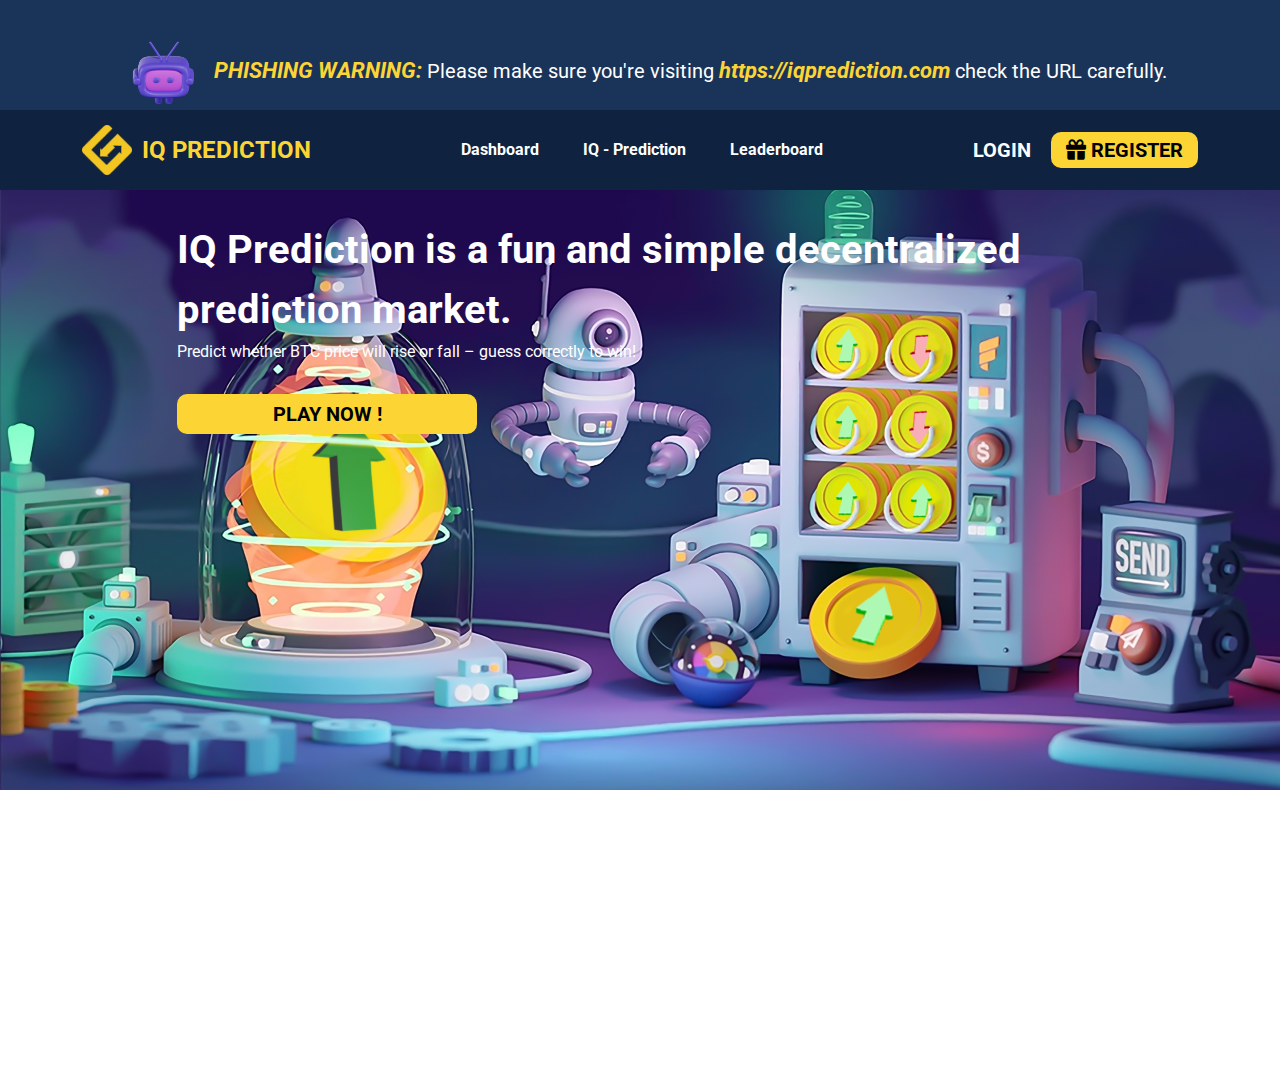
<file: index.html>
<!DOCTYPE html>
<html lang="en">

<head>
    <meta charset="UTF-8">
    <meta http-equiv="X-UA-Compatible" content="IE=edge">
    <meta name="viewport" content="width=device-width, initial-scale=1.0">
    <meta name="description" content="">
    <meta name="keywords" content="">
    <meta name="author" content="">
    <meta name="viewport" content="width=device-width, initial-scale=1.0,maximum-scale=1">
    <meta property="og:image" content="">
    <meta property="og:image:alt" content="">

    <link rel="shortcut icon" type="image/x-icon" href="">

    <link rel="stylesheet" href="assets/css/bootstrap-5/css/bootstrap.css">
    <link rel="stylesheet" href="assets/css/index.css">
    <link rel="stylesheet" href="assets/css/fontawesome-6.1/css/all.min.css">
    <link rel='stylesheet' href="assets/css/wow.css">
    <title>IQ</title>
</head>

<body>

    <section class="topbar">
        <div class="container">
            <div class="box-topbar">
                <img src="./assets/img/logo/topbar.png" class="img-fluid" alt="">
                <p><span>PHISHING WARNING:</span> Please make sure you're visiting <a
                        href="https://iqprediction.com">https://iqprediction.com</a> check the URL carefully.</p>
            </div>
        </div>
    </section>

    <section class="header">
        <div class="container">
            <div class="box-header">
                <a href="./index.html" class="logo">
                    <img src="./assets/img/logo/header.png" class="img-fluid" alt="">
                    <p>IQ PREDICTION</p>
                </a>
                <div class="main-link">
                    <a href="./dashboard.html">Dashboard</a>
                    <a href="./iq-prediction.html">IQ - Prediction</a>
                    <a href="./leaderboard.html">Leaderboard</a>
                </div>
                <div class="account">
                    <a class="login" href="./login.html">LOGIN</a>
                    <a class="regis" href="./register.html"><i class="fa-solid fa-gift"></i> REGISTER</a>
                </div>
            </div>
        </div>
    </section>

    <section class="bg-index">
        <div class="container">
            <div class="row d-flex justify-content-center align-items-center">
                <div class="col-lg-10 col-md-12 col-12">
                    <div class="title">
                        IQ Prediction is a fun and simple decentralized<br> prediction market.
                    </div>
                    <p>Predict whether BTC price will rise or fall – guess correctly to win!</p>
                    <a class="click-login" href="./login.html">PLAY NOW !</a>
                </div>
            </div>
        </div>
    </section>
<!-- 
    <button type="button" class="btn btn-primary" data-bs-toggle="modal" data-bs-target="#myModal">
        Launch demo modal
    </button> -->



    <script src="/assets/js/jquery.min.js"></script>
    <script src="/assets/js/wow.min.js"></script>
    <script src="/assets/css/bootstrap-5/js/bootstrap.bundle.min.js">
    </script>
    <script>
        new WOW().init();
    </script>
</body>

</html>
</file>
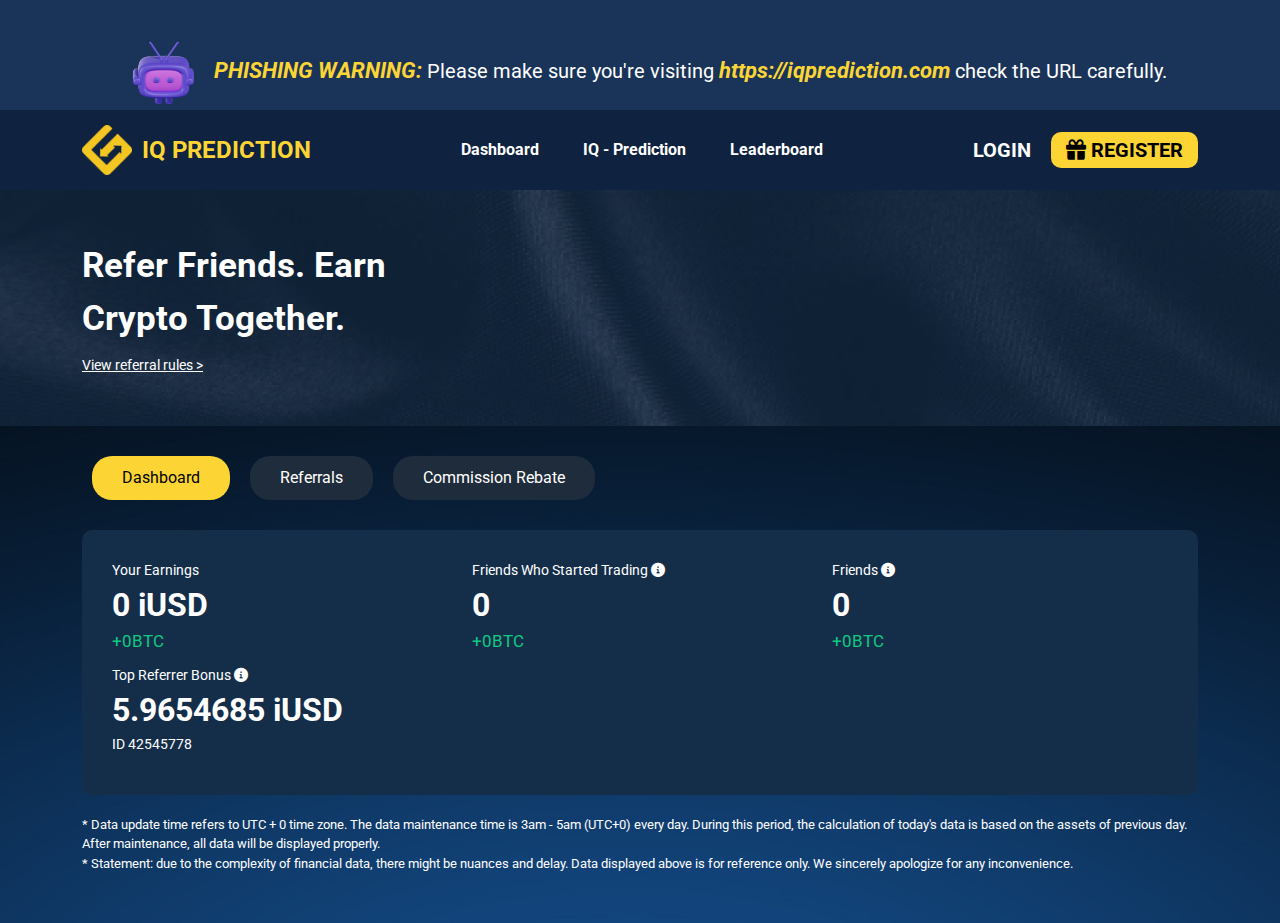
<file: dashboard.html>
<!DOCTYPE html>
<html lang="en">

<head>
    <meta charset="UTF-8">
    <meta http-equiv="X-UA-Compatible" content="IE=edge">
    <meta name="viewport" content="width=device-width, initial-scale=1.0">
    <meta name="description" content="">
    <meta name="keywords" content="">
    <meta name="author" content="">
    <meta name="viewport" content="width=device-width, initial-scale=1.0,maximum-scale=1">
    <meta property="og:image" content="">
    <meta property="og:image:alt" content="">

    <link rel="shortcut icon" type="image/x-icon" href="">

    <link rel="stylesheet" href="assets/css/bootstrap-5/css/bootstrap.css">
    <link rel="stylesheet" href="assets/css/index.css">
    <link rel="stylesheet" href="assets/css/fontawesome-6.1/css/all.min.css">
    <link rel='stylesheet' href="assets/css/wow.css">
    <title>DashBoard</title>
</head>

<body>
    <section class="topbar">
        <div class="container">
            <div class="box-topbar">
                <img src="./assets/img/logo/topbar.png" class="img-fluid" alt="">
                <p><span>PHISHING WARNING:</span> Please make sure you're visiting <a
                        href="https://iqprediction.com">https://iqprediction.com</a> check the URL carefully.</p>
            </div>
        </div>
    </section>

    <section class="header">
        <div class="container">
            <div class="box-header">
                <a href="./index.html" class="logo">
                    <img src="./assets/img/logo/header.png" class="img-fluid" alt="">
                    <p>IQ PREDICTION</p>
                </a>
                <div class="main-link">
                    <a href="./dashboard.html">Dashboard</a>
                    <a href="./iq-prediction.html">IQ - Prediction</a>
                    <a href="./leaderboard.html">Leaderboard</a>
                </div>
                <div class="account">
                    <a class="login" href="./login.html">LOGIN</a>
                    <a class="regis" href="./register.html"><i class="fa-solid fa-gift"></i> REGISTER</a>
                </div>
            </div>
        </div>
    </section>

    <section class="bg-dash">
        <div class="container">
            <div class="title">
                Refer Friends. Earn<br>
                Crypto Together.
            </div>
            <a href="#">View referral rules ></a>
        </div>
    </section>

    <section class="main-dash">
        <div class="container">
            <ul class="nav nav-pills" id="pills-tab">
                <li class="nav-item">
                    <button class="nav-link active" id="pills-home-tab" data-bs-toggle="pill"
                        data-bs-target="#pills-home" type="button" aria-controls="pills-home">Dashboard</button>
                </li>
                <li class="nav-item">
                    <button class="nav-link" id="pills-profile-tab" data-bs-toggle="pill"
                        data-bs-target="#pills-profile" type="button" aria-controls="pills-profile">Referrals</button>
                </li>
                <li class="nav-item">
                    <button class="nav-link" id="pills-contact-tab" data-bs-toggle="pill"
                        data-bs-target="#pills-contact" type="button" aria-controls="pills-contact">Commission
                        Rebate</button>
                </li>
            </ul>

            <div class="tab-content" id="pills-tabContent">
                <div class="tab-pane fade show active" id="pills-home" aria-labelledby="pills-home-tab">
                    <div class="box-content">
                        <div class="row d-flex justify-content-between align-items-center">
                            <div class="col-lg-4 col-sm-6 col-xs-12 col-12">
                                <div class="name">Your Earnings</div>
                                <div class="price">0 iUSD</div>
                                <div class="value">+0BTC</div>
                            </div>
                            <div class="col-lg-4 col-sm-6 col-xs-12 col-12">
                                <div class="name">Friends Who Started Trading <i class="fa-solid fa-circle-info"></i>
                                </div>
                                <div class="price">0 </div>
                                <div class="value">+0BTC</div>
                            </div>
                            <div class="col-lg-4 col-sm-6 col-xs-12 col-12">
                                <div class="name">Friends <i class="fa-solid fa-circle-info"></i></div>
                                <div class="price">0 </div>
                                <div class="value">+0BTC</div>
                            </div>
                            <div class="col-lg-4 col-sm-6 col-xs-12 col-12">
                                <div class="name">Top Referrer Bonus <i class="fa-solid fa-circle-info"></i></div>
                                <div class="price">5.9654685 iUSD</div>
                                <div class="name">ID 42545778</div>
                            </div>
                        </div>
                    </div>
                    <div class="noti">
                        <p>* Data update time refers to UTC + 0 time zone. The data maintenance time is 3am - 5am
                            (UTC+0) every day. During this period, the calculation of today's data is based on the
                            assets of previous day. After maintenance,
                            all data will be displayed properly.
                        </p>
                        <p>* Statement: due to the complexity of financial data, there might be nuances and delay.
                            Data displayed above is for reference only. We sincerely apologize for any
                            inconvenience.
                        </p>
                    </div>
                </div>

                <div class="tab-pane fade" id="pills-profile" aria-labelledby="pills-profile-tab">
                    <div class="box-content">
                        <div class="table-history">
                            <table class="table">
                                <thead>
                                    <tr>
                                        <th scope="row"></th>
                                        <th scope="col">Friend's User ID</th>
                                        <th scope="col">Commission Earned (xxx iUSD)</th>
                                        <th scope="col">Commission Time</th>
                                        <th scope="col">Distribution Status</th>
                                        <th scope="col">ROUNDS PLAYED</th>
                                    </tr>
                                </thead>
                                <tbody>
                                    <tr>
                                        <th scope="row">#1</th>
                                        <td>
                                            <img src="./assets/img/user.png" style="width:20px; margin-right: 10px;" />
                                            0x00..6b1a
                                        </td>
                                        <td>
                                            <p class="right ">+2,234.5643<br>
                                                <span>~$ 7,59</span>
                                            </p>
                                        </td>
                                        <td>61.15%</td>
                                        <td>61.15</td>
                                        <td>10,75</td>
                                    </tr>
                                    <tr>
                                        <th scope="row">#2</th>
                                        <td>
                                            <img src="./assets/img/user.png" style="width:20px; margin-right: 10px;" />
                                            0x00..6b1a
                                        </td>
                                        <td>
                                            <p class="right red-color">+2,234.5643<br>
                                                <span>~$ 7,59</span>
                                            </p>
                                        </td>
                                        <td>61.15%</td>
                                        <td>61.15</td>
                                        <td>10,75</td>
                                    </tr>
                                    <tr>
                                        <th scope="row">#3</th>
                                        <td>
                                            <img src="./assets/img/user.png" style="width:20px; margin-right: 10px;" />
                                            0x00..6b1a
                                        </td>
                                        <td>
                                            <p class="right red-color">+2,234.5643<br>
                                                <span>~$ 7,59</span>
                                            </p>
                                        </td>
                                        <td>61.15%</td>
                                        <td>61.15</td>
                                        <td>10,75</td>
                                    </tr>
                                    <tr>
                                        <th scope="row">#4</th>
                                        <td>
                                            <img src="./assets/img/user.png" style="width:20px; margin-right: 10px;" />
                                            0x00..6b1a
                                        </td>
                                        <td>
                                            <p class="right ">+2,234.5643<br>
                                                <span>~$ 7,59</span>
                                            </p>
                                        </td>
                                        <td>61.15%</td>
                                        <td>61.15</td>
                                        <td>10,75</td>
                                    </tr>
                                    <tr>
                                        <th scope="row">#5</th>
                                        <td>
                                            <img src="./assets/img/user.png" style="width:20px; margin-right: 10px;" />
                                            0x00..6b1a
                                        </td>
                                        <td>
                                            <p class="right ">+2,234.5643<br>
                                                <span>~$ 7,59</span>
                                            </p>
                                        </td>
                                        <td>61.15%</td>
                                        <td>61.15</td>
                                        <td>10,75</td>
                                    </tr>
                                    <tr>
                                        <th scope="row">#6</th>
                                        <td>
                                            <img src="./assets/img/user.png" style="width:20px; margin-right: 10px;" />
                                            0x00..6b1a
                                        </td>
                                        <td>
                                            <p class="right ">+2,234.5643<br>
                                                <span>~$ 7,59</span>
                                            </p>
                                        </td>
                                        <td>61.15%</td>
                                        <td>61.15</td>
                                        <td>10,75</td>
                                    </tr>
                                </tbody>
                            </table>
                        </div>
                    </div>
                    <div class="noti bg-noti">
                        <p><img src="./assets/img/noti.png" width="50px" alt="">
                            Your Referral commission will be credited to your wallet balance within the next 72 hours. If
                            you do not receive your commission within 72 hours, please contact our online support center
                            for futher assisstance.
                        </p>
                    </div>
                </div>

                <div class="tab-pane fade" id="pills-contact" aria-labelledby="pills-contact-tab">
                    <div class="box-content">
                        <div class="table-history">
                            <table class="table">
                                <thead>
                                    <tr>
                                        <th scope="row"></th>
                                        <th scope="col">USER</th>
                                        <th scope="col">NET WINNINGS</th>
                                        <th scope="col">WIN RATE</th>
                                        <th scope="col">ROUNDS WON</th>
                                        <th scope="col">ROUNDS PLAYED</th>
                                    </tr>
                                </thead>
                                <tbody>
                                    <tr>
                                        <th scope="row">#1</th>
                                        <td>
                                            <img src="./assets/img/user.png" style="width:20px; margin-right: 10px;" />
                                            0x00..6b1a
                                        </td>
                                        <td>
                                            <p class="right ">+2,234.5643<br>
                                                <span>~$ 7,59</span>
                                            </p>
                                        </td>
                                        <td>61.15%</td>
                                        <td>61.15</td>
                                        <td>10,75</td>
                                    </tr>
                                    <tr>
                                        <th scope="row">#2</th>
                                        <td>
                                            <img src="./assets/img/user.png" style="width:20px; margin-right: 10px;" />
                                            0x00..6b1a
                                        </td>
                                        <td>
                                            <p class="right red-color">+2,234.5643<br>
                                                <span>~$ 7,59</span>
                                            </p>
                                        </td>
                                        <td>61.15%</td>
                                        <td>61.15</td>
                                        <td>10,75</td>
                                    </tr>
                                    <tr>
                                        <th scope="row">#3</th>
                                        <td>
                                            <img src="./assets/img/user.png" style="width:20px; margin-right: 10px;" />
                                            0x00..6b1a
                                        </td>
                                        <td>
                                            <p class="right red-color">+2,234.5643<br>
                                                <span>~$ 7,59</span>
                                            </p>
                                        </td>
                                        <td>61.15%</td>
                                        <td>61.15</td>
                                        <td>10,75</td>
                                    </tr>
                                    <tr>
                                        <th scope="row">#4</th>
                                        <td>
                                            <img src="./assets/img/user.png" style="width:20px; margin-right: 10px;" />
                                            0x00..6b1a
                                        </td>
                                        <td>
                                            <p class="right ">+2,234.5643<br>
                                                <span>~$ 7,59</span>
                                            </p>
                                        </td>
                                        <td>61.15%</td>
                                        <td>61.15</td>
                                        <td>10,75</td>
                                    </tr>
                                    <tr>
                                        <th scope="row">#5</th>
                                        <td>
                                            <img src="./assets/img/user.png" style="width:20px; margin-right: 10px;" />
                                            0x00..6b1a
                                        </td>
                                        <td>
                                            <p class="right ">+2,234.5643<br>
                                                <span>~$ 7,59</span>
                                            </p>
                                        </td>
                                        <td>61.15%</td>
                                        <td>61.15</td>
                                        <td>10,75</td>
                                    </tr>
                                    <tr>
                                        <th scope="row">#6</th>
                                        <td>
                                            <img src="./assets/img/user.png" style="width:20px; margin-right: 10px;" />
                                            0x00..6b1a
                                        </td>
                                        <td>
                                            <p class="right ">+2,234.5643<br>
                                                <span>~$ 7,59</span>
                                            </p>
                                        </td>
                                        <td>61.15%</td>
                                        <td>61.15</td>
                                        <td>10,75</td>
                                    </tr>
                                </tbody>
                            </table>
                        </div>
                    </div>
                </div>
            </div>
        </div>
    </section>



    <script src="/assets/js/jquery.min.js"></script>
    <script src="/assets/js/wow.min.js"></script>
    <script src="/assets/css/bootstrap-5/js/bootstrap.bundle.min.js">
    </script>
    <script>
        new WOW().init();
    </script>
</body>

</html>
</file>
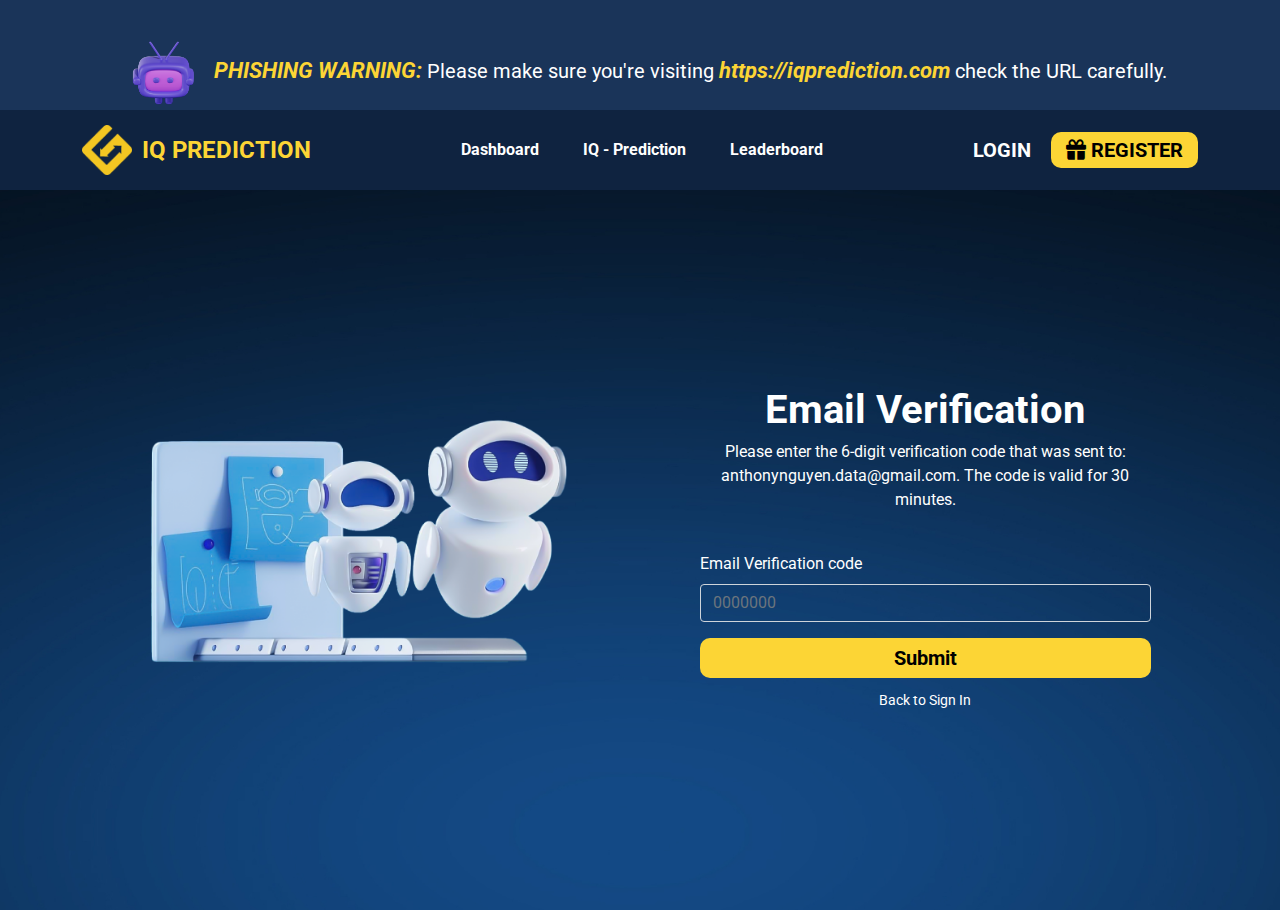
<file: email-very.html>
<!DOCTYPE html>
<html lang="en">

<head>
    <meta charset="UTF-8">
    <meta http-equiv="X-UA-Compatible" content="IE=edge">
    <meta name="viewport" content="width=device-width, initial-scale=1.0">
    <meta name="description" content="">
    <meta name="keywords" content="">
    <meta name="author" content="">
    <meta name="viewport" content="width=device-width, initial-scale=1.0,maximum-scale=1">
    <meta property="og:image" content="">
    <meta property="og:image:alt" content="">

    <link rel="shortcut icon" type="image/x-icon" href="">

    <link rel="stylesheet" href="assets/css/bootstrap-5/css/bootstrap.css">
    <link rel="stylesheet" href="assets/css/index.css">
    <link rel="stylesheet" href="assets/css/fontawesome-6.1/css/all.min.css">
    <link rel='stylesheet' href="assets/css/wow.css">
    <title>DashBoard</title>
</head>

<body class="hidden-pc">
    <section class="topbar">
        <div class="container">
            <div class="box-topbar">
                <img src="./assets/img/logo/topbar.png" class="img-fluid" alt="">
                <p><span>PHISHING WARNING:</span> Please make sure you're visiting <a
                        href="https://iqprediction.com">https://iqprediction.com</a> check the URL carefully.</p>
            </div>
        </div>
    </section>

    <section class="header">
        <div class="container">
            <div class="box-header">
                <a href="./index.html" class="logo">
                    <img src="./assets/img/logo/header.png" class="img-fluid" alt="">
                    <p>IQ PREDICTION</p>
                </a>
                <div class="main-link">
                    <a href="./dashboard.html">Dashboard</a>
                    <a href="./iq-prediction.html">IQ - Prediction</a>
                    <a href="./leaderboard.html">Leaderboard</a>
                </div>
                <div class="account">
                    <a class="login" href="./login.html">LOGIN</a>
                    <a class="regis" href="./register.html"><i class="fa-solid fa-gift"></i> REGISTER</a>
                </div>
            </div>
        </div>
    </section>


    <section class="bg-login">
        <div class="container">
            <div class="row d-flex justify-content-center align-items-center">
                <div class="col-lg-5 col-md-6 col-12">
                    <img src="./assets/img/bn-login.png" class="img-fluid" alt="">
                </div>
                <div class="col-lg-5 offset-lg-1 col-md-6 col-12">
                    <div class="form-login">
                        <p class="title">Email Verification</p>
                        <p class="text-center">Please enter the 6-digit verification code that was sent to:  anthonynguyen.data@gmail.com.
                            The code is valid for 30 minutes. </p>
                        <form class="box">
                            <div class="mb-3">
                                <label class="form-label">Email Verification code</label>
                                <input type="text" class="form-control" placeholder="0000000">
                            </div>
                            <a class="click-login" href="./next-forgot.html">Submit</a>
                            <a href="./login.html" id="emailHelp" class="form-text text-white pt-2 d-block text-center">Back to Sign In</a>
                        </form>
                    </div>
                </div>
            </div>
        </div>
    </section>

    <script src="/assets/js/jquery.min.js"></script>
    <script src="/assets/js/wow.min.js"></script>
    <script src="/assets/css/bootstrap-5/js/bootstrap.bundle.min.js">
    </script>
    <script>
        new WOW().init();
    </script>
</body>

</html>
</file>
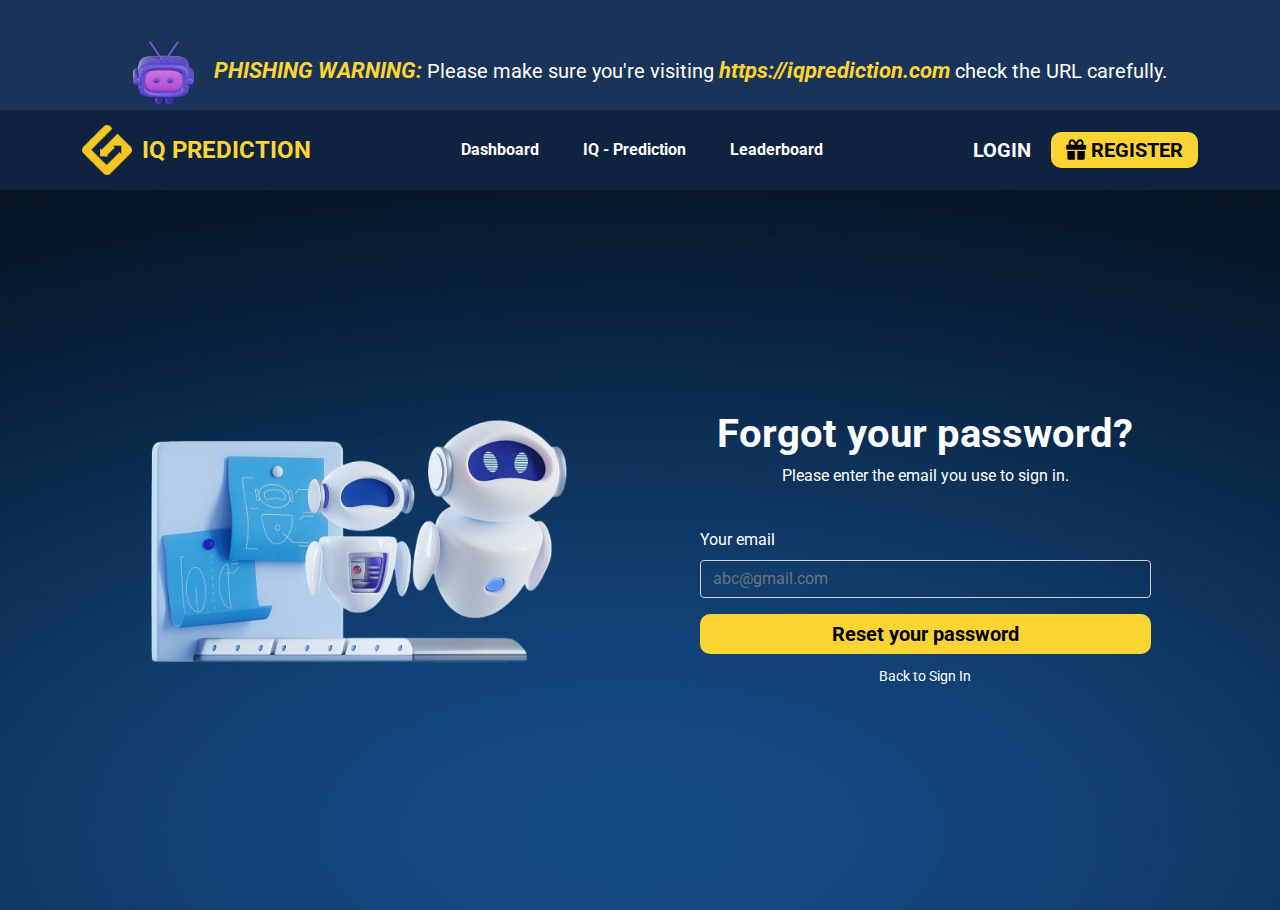
<file: forgotpass.html>
<!DOCTYPE html>
<html lang="en">

<head>
    <meta charset="UTF-8">
    <meta http-equiv="X-UA-Compatible" content="IE=edge">
    <meta name="viewport" content="width=device-width, initial-scale=1.0">
    <meta name="description" content="">
    <meta name="keywords" content="">
    <meta name="author" content="">
    <meta name="viewport" content="width=device-width, initial-scale=1.0,maximum-scale=1">
    <meta property="og:image" content="">
    <meta property="og:image:alt" content="">

    <link rel="shortcut icon" type="image/x-icon" href="">

    <link rel="stylesheet" href="assets/css/bootstrap-5/css/bootstrap.css">
    <link rel="stylesheet" href="assets/css/index.css">
    <link rel="stylesheet" href="assets/css/fontawesome-6.1/css/all.min.css">
    <link rel='stylesheet' href="assets/css/wow.css">
    <title>DashBoard</title>
</head>

<body class="hidden-pc">
    <section class="topbar">
        <div class="container">
            <div class="box-topbar">
                <img src="./assets/img/logo/topbar.png" class="img-fluid" alt="">
                <p><span>PHISHING WARNING:</span> Please make sure you're visiting <a
                        href="https://iqprediction.com">https://iqprediction.com</a> check the URL carefully.</p>
            </div>
        </div>
    </section>

    <section class="header">
        <div class="container">
            <div class="box-header">
                <a href="./index.html" class="logo">
                    <img src="./assets/img/logo/header.png" class="img-fluid" alt="">
                    <p>IQ PREDICTION</p>
                </a>
                <div class="main-link">
                    <a href="./dashboard.html">Dashboard</a>
                    <a href="./iq-prediction.html">IQ - Prediction</a>
                    <a href="./leaderboard.html">Leaderboard</a>
                </div>
                <div class="account">
                    <a class="login" href="./login.html">LOGIN</a>
                    <a class="regis" href="./register.html"><i class="fa-solid fa-gift"></i> REGISTER</a>
                </div>
            </div>
        </div>
    </section>


    <section class="bg-login">
        <div class="container">
            <div class="row d-flex justify-content-center align-items-center">
                <div class="col-lg-5 col-md-6 col-12">
                    <img src="./assets/img/bn-login.png" class="img-fluid" alt="">
                </div>
                <div class="col-lg-5 offset-lg-1 col-md-6 col-12">
                    <div class="form-login">
                        <p class="title">Forgot your password?</p>
                        <p class="text-center">Please enter the email you use to sign in.</p>
                        <form class="box">
                            <div class="mb-3">
                                <label class="form-label">Your email</label>
                                <input type="email" class="form-control" placeholder="abc@gmail.com">
                            </div>
                            <a class="click-login" href="./email-very.html">Reset your password</a>
                            <a href="./login.html" id="emailHelp" class="form-text text-white pt-2 d-block text-center">Back to Sign In</a>
                        </form>
                    </div>
                </div>
            </div>
        </div>
    </section>

    <script src="/assets/js/jquery.min.js"></script>
    <script src="/assets/js/wow.min.js"></script>
    <script src="/assets/css/bootstrap-5/js/bootstrap.bundle.min.js">
    </script>
    <script>
        new WOW().init();
    </script>
</body>

</html>
</file>
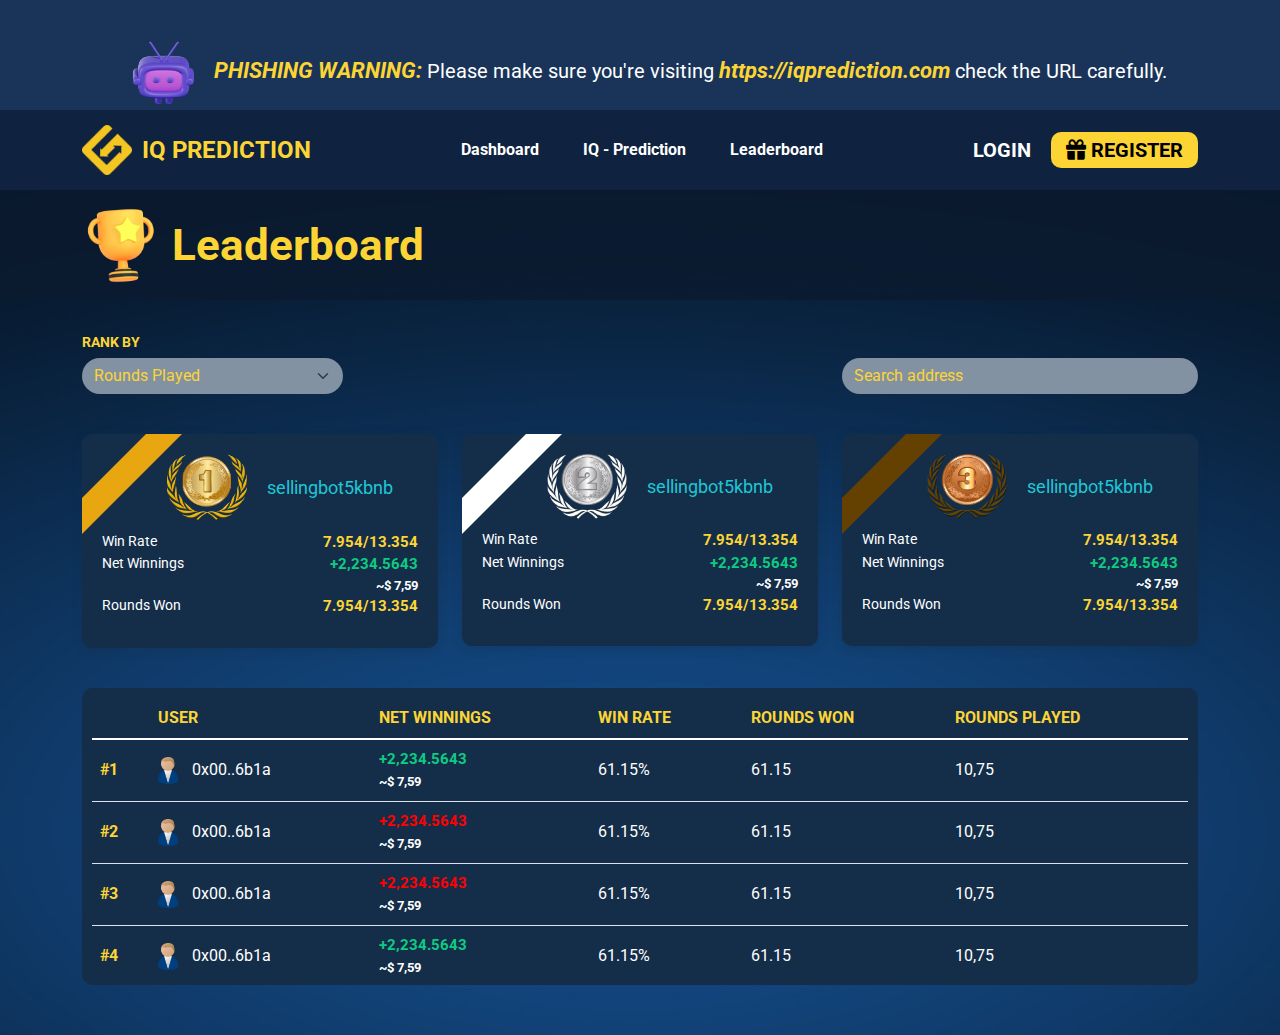
<file: leaderboard.html>
<!DOCTYPE html>
<html lang="en">

<head>
    <meta charset="UTF-8">
    <meta http-equiv="X-UA-Compatible" content="IE=edge">
    <meta name="viewport" content="width=device-width, initial-scale=1.0">
    <meta name="description" content="">
    <meta name="keywords" content="">
    <meta name="author" content="">
    <meta name="viewport" content="width=device-width, initial-scale=1.0,maximum-scale=1">
    <meta property="og:image" content="">
    <meta property="og:image:alt" content="">

    <link rel="shortcut icon" type="image/x-icon" href="">

    <link rel="stylesheet" href="assets/css/bootstrap-5/css/bootstrap.css">
    <link rel="stylesheet" href="assets/css/index.css">
    <link rel="stylesheet" href="assets/css/fontawesome-6.1/css/all.min.css">
    <link rel='stylesheet' href="assets/css/wow.css">
    <title>IQ</title>
</head>

<body>

    <section class="topbar">
        <div class="container">
            <div class="box-topbar">
                <img src="./assets/img/logo/topbar.png" class="img-fluid" alt="">
                <p><span>PHISHING WARNING:</span> Please make sure you're visiting <a
                        href="https://iqprediction.com">https://iqprediction.com</a> check the URL carefully.</p>
            </div>
        </div>
    </section>

    <section class="header">
        <div class="container">
            <div class="box-header">
                <a href="./index.html" class="logo">
                    <img src="./assets/img/logo/header.png" class="img-fluid" alt="">
                    <p>IQ PREDICTION</p>
                </a>
                <div class="main-link">
                    <a href="./dashboard.html">Dashboard</a>
                    <a href="./iq-prediction.html">IQ - Prediction</a>
                    <a href="./leaderboard.html">Leaderboard</a>
                </div>
                <div class="account">
                    <a class="login" href="./login.html">LOGIN</a>
                    <a class="regis" href="./register.html"><i class="fa-solid fa-gift"></i> REGISTER</a>
                </div>
            </div>
        </div>
    </section>


    <section class="main">
        <div class="main-top">
            <div class="container-main container">
                <div class="box-main">
                    <img src="./assets/img/cup.png" class="img-fluid" alt="">
                    <p>Leaderboard</p>
                </div>
            </div>
        </div>
        <div class="main-bottom">
            <div class="container container-main">
                <div class="order-by">
                    <div class="row d-flex align-items-end justify-content-between">
                        <div class="col-lg-3 col-md-4 col-sm-5 col-xs-12 col-12">
                            <label>RANK BY</label>
                            <select class="form-select" aria-label="Default select example">
                                <option selected>Rounds Played</option>
                                <option value="1">One</option>
                                <option value="2">Two</option>
                                <option value="3">Three</option>
                            </select>
                        </div>
                        <div class="col-lg-4 col-md-5 col-sm-6 col-xs-12 col-12">
                            <div class="input-group">
                                <input type="text" class="form-control" placeholder="Search address">
                            </div>
                        </div>
                    </div>
                </div>

                <div class="rank">
                    <div class="row d-flex justify-content-between">
                        <div class="col-xl-4 col-lg-6 col-sm-12 col-12">
                            <div class="box-gold">
                                <div class="clippath"></div>
                                <div class="title">
                                    <img src="./assets/img/gold.png" class="img-fluid" alt="">
                                    <p>sellingbot5kbnb</p>
                                </div>
                                <div class="content">
                                    <div class="d-flex justify-content-between">
                                        <p class="left">Win Rate</p>
                                        <p class="right">7.954/13.354</p>
                                    </div>
                                    <div class="d-flex justify-content-between">
                                        <p class="left">Net Winnings</p>
                                        <p class="right net-color">+2,234.5643<br>
                                            <span>~$ 7,59</span>
                                        </p>
                                    </div>
                                    <div class="d-flex justify-content-between">
                                        <p class="left">Rounds Won</p>
                                        <p class="right">7.954/13.354</p>
                                    </div>
                                </div>
                            </div>
                        </div>
                        <div class="col-xl-4 col-lg-6 col-sm-12 col-12">
                            <div class="box-silver">
                                <div class="clippath"></div>
                                <div class="title">
                                    <img src="./assets/img/silver.png" class="img-fluid" alt="">
                                    <p>sellingbot5kbnb</p>
                                </div>
                                <div class="content">
                                    <div class="d-flex justify-content-between">
                                        <p class="left">Win Rate</p>
                                        <p class="right">7.954/13.354</p>
                                    </div>
                                    <div class="d-flex justify-content-between">
                                        <p class="left">Net Winnings</p>
                                        <p class="right net-color">+2,234.5643<br>
                                            <span>~$ 7,59</span>
                                        </p>
                                    </div>
                                    <div class="d-flex justify-content-between">
                                        <p class="left">Rounds Won</p>
                                        <p class="right">7.954/13.354</p>
                                    </div>
                                </div>
                            </div>
                        </div>
                        <div class="col-xl-4 col-lg-6 col-sm-12 col-12">
                            <div class="box-cu">
                                <div class="clippath"></div>
                                <div class="title">
                                    <img src="./assets/img/cu.png" class="img-fluid" alt="">
                                    <p>sellingbot5kbnb</p>
                                </div>
                                <div class="content">
                                    <div class="d-flex justify-content-between">
                                        <p class="left">Win Rate</p>
                                        <p class="right">7.954/13.354</p>
                                    </div>
                                    <div class="d-flex justify-content-between">
                                        <p class="left">Net Winnings</p>
                                        <p class="right net-color">+2,234.5643<br>
                                            <span>~$ 7,59</span>
                                        </p>
                                    </div>
                                    <div class="d-flex justify-content-between">
                                        <p class="left">Rounds Won</p>
                                        <p class="right">7.954/13.354</p>
                                    </div>
                                </div>
                            </div>
                        </div>
                    </div>
                </div>

                <div class="table-history">
                    <table class="table">
                        <thead>
                            <tr>
                                <th scope="row"></th>
                                <th scope="col">USER</th>
                                <th scope="col">NET WINNINGS</th>
                                <th scope="col">WIN RATE</th>
                                <th scope="col">ROUNDS WON</th>
                                <th scope="col">ROUNDS PLAYED</th>
                            </tr>
                        </thead>
                        <tbody>
                            <tr>
                                <th scope="row">#1</th>
                                <td>
                                    <img src="./assets/img/user.png" style="width:20px; margin-right: 10px;" />
                                    0x00..6b1a
                                </td>
                                <td>
                                    <p class="right ">+2,234.5643<br>
                                        <span>~$ 7,59</span>
                                    </p>
                                </td>
                                <td>61.15%</td>
                                <td>61.15</td>
                                <td>10,75</td>
                            </tr>
                            <tr>
                                <th scope="row">#2</th>
                                <td>
                                    <img src="./assets/img/user.png" style="width:20px; margin-right: 10px;" />
                                    0x00..6b1a
                                </td>
                                <td>
                                    <p class="right red-color">+2,234.5643<br>
                                        <span>~$ 7,59</span>
                                    </p>
                                </td>
                                <td>61.15%</td>
                                <td>61.15</td>
                                <td>10,75</td>
                            </tr>
                            <tr>
                                <th scope="row">#3</th>
                                <td>
                                    <img src="./assets/img/user.png" style="width:20px; margin-right: 10px;" />
                                    0x00..6b1a
                                </td>
                                <td>
                                    <p class="right red-color">+2,234.5643<br>
                                        <span>~$ 7,59</span>
                                    </p>
                                </td>
                                <td>61.15%</td>
                                <td>61.15</td>
                                <td>10,75</td>
                            </tr>
                            <tr>
                                <th scope="row">#4</th>
                                <td>
                                    <img src="./assets/img/user.png" style="width:20px; margin-right: 10px;" />
                                    0x00..6b1a
                                </td>
                                <td>
                                    <p class="right ">+2,234.5643<br>
                                        <span>~$ 7,59</span>
                                    </p>
                                </td>
                                <td>61.15%</td>
                                <td>61.15</td>
                                <td>10,75</td>
                            </tr>
                            <tr>
                                <th scope="row">#5</th>
                                <td>
                                    <img src="./assets/img/user.png" style="width:20px; margin-right: 10px;" />
                                    0x00..6b1a
                                </td>
                                <td>
                                    <p class="right ">+2,234.5643<br>
                                        <span>~$ 7,59</span>
                                    </p>
                                </td>
                                <td>61.15%</td>
                                <td>61.15</td>
                                <td>10,75</td>
                            </tr>
                            <tr>
                                <th scope="row">#6</th>
                                <td>
                                    <img src="./assets/img/user.png" style="width:20px; margin-right: 10px;" />
                                    0x00..6b1a
                                </td>
                                <td>
                                    <p class="right ">+2,234.5643<br>
                                        <span>~$ 7,59</span>
                                    </p>
                                </td>
                                <td>61.15%</td>
                                <td>61.15</td>
                                <td>10,75</td>
                            </tr>
                        </tbody>
                    </table>
                </div>

            </div>
        </div>
    </section>


    <script src="/assets/js/jquery.min.js"></script>
    <script src="/assets/js/wow.min.js"></script>
    <script src="/assets/css/bootstrap-5/js/bootstrap.bundle.min.js">
    </script>
    <script>
        new WOW().init();
    </script>
</body>

</html>
</file>
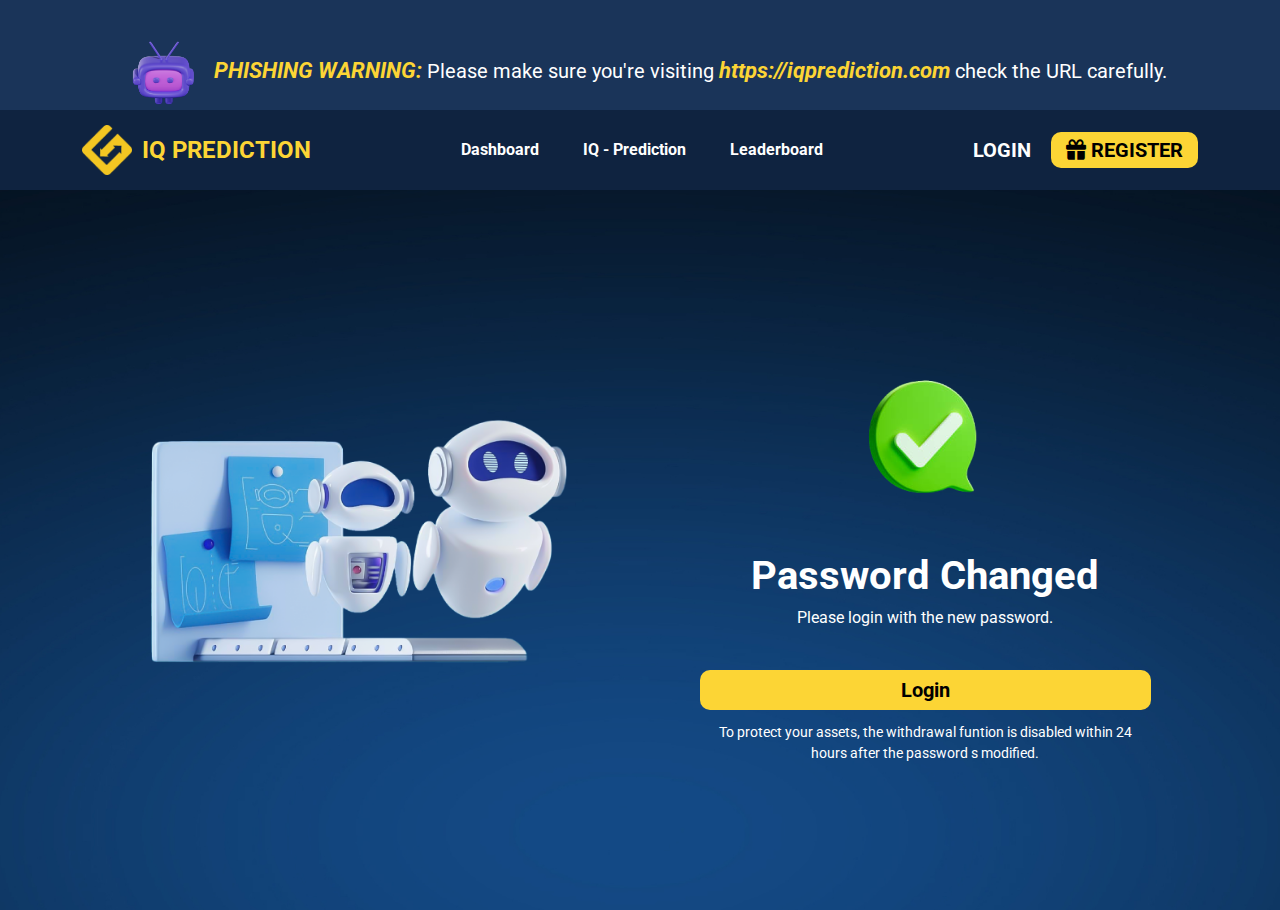
<file: login-success.html>
<!DOCTYPE html>
<html lang="en">

<head>
    <meta charset="UTF-8">
    <meta http-equiv="X-UA-Compatible" content="IE=edge">
    <meta name="viewport" content="width=device-width, initial-scale=1.0">
    <meta name="description" content="">
    <meta name="keywords" content="">
    <meta name="author" content="">
    <meta name="viewport" content="width=device-width, initial-scale=1.0,maximum-scale=1">
    <meta property="og:image" content="">
    <meta property="og:image:alt" content="">

    <link rel="shortcut icon" type="image/x-icon" href="">

    <link rel="stylesheet" href="assets/css/bootstrap-5/css/bootstrap.css">
    <link rel="stylesheet" href="assets/css/index.css">
    <link rel="stylesheet" href="assets/css/fontawesome-6.1/css/all.min.css">
    <link rel='stylesheet' href="assets/css/wow.css">
    <title>DashBoard</title>
</head>

<body class="hidden-pc">
    <section class="topbar">
        <div class="container">
            <div class="box-topbar">
                <img src="./assets/img/logo/topbar.png" class="img-fluid" alt="">
                <p><span>PHISHING WARNING:</span> Please make sure you're visiting <a
                        href="https://iqprediction.com">https://iqprediction.com</a> check the URL carefully.</p>
            </div>
        </div>
    </section>

    <section class="header">
        <div class="container">
            <div class="box-header">
                <a href="./index.html" class="logo">
                    <img src="./assets/img/logo/header.png" class="img-fluid" alt="">
                    <p>IQ PREDICTION</p>
                </a>
                <div class="main-link">
                    <a href="./dashboard.html">Dashboard</a>
                    <a href="./iq-prediction.html">IQ - Prediction</a>
                    <a href="./leaderboard.html">Leaderboard</a>
                </div>
                <div class="account">
                    <a class="login" href="./login.html">LOGIN</a>
                    <a class="regis" href="./register.html"><i class="fa-solid fa-gift"></i> REGISTER</a>
                </div>
            </div>
        </div>
    </section>


    <section class="bg-login">
        <div class="container">
            <div class="row d-flex justify-content-center align-items-center">
                <div class="col-lg-5 col-md-6 col-12">
                    <img src="./assets/img/bn-login.png" class="img-fluid" alt="">
                </div>
                <div class="col-lg-5 offset-lg-1 col-md-6 col-12">
                    <div class="form-login">
                        <p class="title">
                            <img src="./assets/img/check.png" class="img-fluid" alt="">
                            Password Changed</p>
                        <p class="text-center">Please login with the new password.</p>
                        <form class="box">
                            <a class="click-login" href="./login.html">Login</a>
                            <p id="emailHelp" class="form-text text-white pt-2 d-block text-center">To protect your assets, the withdrawal funtion is
                                disabled within 24 hours after the password s modified.</p>
                        </form>
                    </div>
                </div>
            </div>
        </div>
    </section>

    <script src="/assets/js/jquery.min.js"></script>
    <script src="/assets/js/wow.min.js"></script>
    <script src="/assets/css/bootstrap-5/js/bootstrap.bundle.min.js">
    </script>
    <script>
        new WOW().init();
    </script>
</body>

</html>
</file>
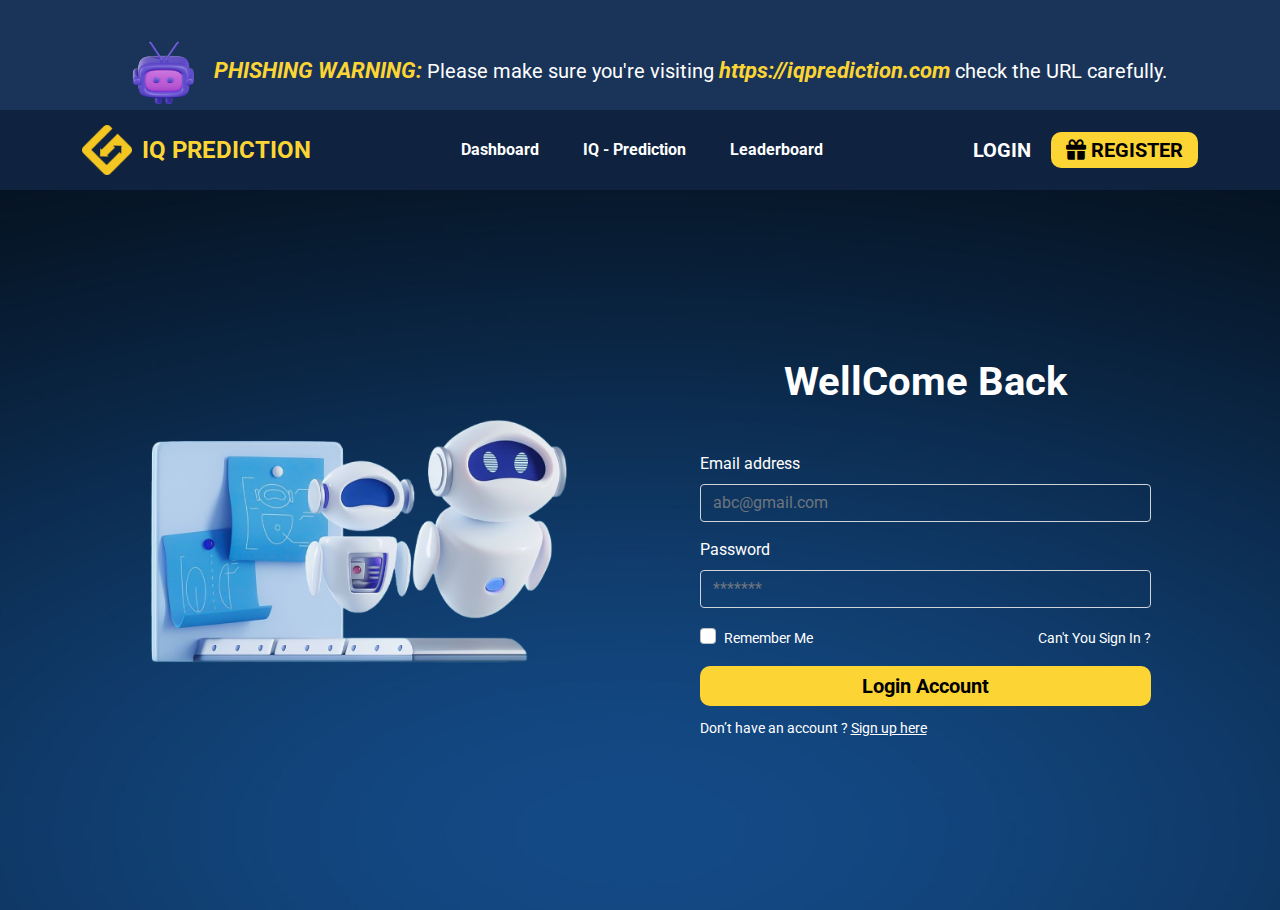
<file: login.html>
<!DOCTYPE html>
<html lang="en">

<head>
    <meta charset="UTF-8">
    <meta http-equiv="X-UA-Compatible" content="IE=edge">
    <meta name="viewport" content="width=device-width, initial-scale=1.0">
    <meta name="description" content="">
    <meta name="keywords" content="">
    <meta name="author" content="">
    <meta name="viewport" content="width=device-width, initial-scale=1.0,maximum-scale=1">
    <meta property="og:image" content="">
    <meta property="og:image:alt" content="">

    <link rel="shortcut icon" type="image/x-icon" href="">

    <link rel="stylesheet" href="assets/css/bootstrap-5/css/bootstrap.css">
    <link rel="stylesheet" href="assets/css/index.css">
    <link rel="stylesheet" href="assets/css/fontawesome-6.1/css/all.min.css">
    <link rel='stylesheet' href="assets/css/wow.css">
    <title>DashBoard</title>
</head>

<body class="hidden-pc">
    <section class="topbar">
        <div class="container">
            <div class="box-topbar">
                <img src="./assets/img/logo/topbar.png" class="img-fluid" alt="">
                <p><span>PHISHING WARNING:</span> Please make sure you're visiting <a
                        href="https://iqprediction.com">https://iqprediction.com</a> check the URL carefully.</p>
            </div>
        </div>
    </section>

    <section class="header">
        <div class="container">
            <div class="box-header">
                <a href="./index.html" class="logo">
                    <img src="./assets/img/logo/header.png" class="img-fluid" alt="">
                    <p>IQ PREDICTION</p>
                </a>
                <div class="main-link">
                    <a href="./dashboard.html">Dashboard</a>
                    <a href="./iq-prediction.html">IQ - Prediction</a>
                    <a href="./leaderboard.html">Leaderboard</a>
                </div>
                <div class="account">
                    <a class="login" href="./login.html">LOGIN</a>
                    <a class="regis" href="./register.html"><i class="fa-solid fa-gift"></i> REGISTER</a>
                </div>
            </div>
        </div>
    </section>

    <section class="bg-login">
        <div class="container">
            <div class="row d-flex justify-content-center align-items-center">
                <div class="col-lg-5 col-md-6 col-12">
                    <img src="./assets/img/bn-login.png" class="img-fluid" alt="">
                </div>
                <div class="col-lg-5 offset-lg-1 col-md-6 col-12">
                    <div class="form-login">
                        <p class="title">WellCome Back</p>
                        <form class="box">
                            <div class="mb-3">
                                <label class="form-label">Email address</label>
                                <input type="email" class="form-control" placeholder="abc@gmail.com">
                            </div>
                            <div class="mb-3">
                                <label class="form-label">Password</label>
                                <input type="password" placeholder="*******" class="form-control">
                            </div>
                            <div class="mb-3 form-check d-flex justify-content-between align-items-center">
                                <div>
                                    <input type="checkbox" class="form-check-input" id="exampleCheck1">
                                    <label class="form-check-label form-text text-white" for="exampleCheck1">Remember Me</label>
                                </div>
                                <a href="./forgotpass.html" id="emailHelp" class="form-text text-white">Can't You Sign In ?</a>
                            </div>
                            <a class="click-login" href="./iq-prediction.html">Login Account</a>
                            <a href="./register.html" id="emailHelp" class="form-text text-white pt-2 d-block">Don’t
                                have an account ? <span style="text-decoration: underline;">Sign up here</span></a>
                        </form>
                    </div>
                </div>
            </div>
        </div>
    </section>

    <script src="/assets/js/jquery.min.js"></script>
    <script src="/assets/js/wow.min.js"></script>
    <script src="/assets/css/bootstrap-5/js/bootstrap.bundle.min.js">
    </script>
    <script>
        new WOW().init();
    </script>
</body>

</html>
</file>
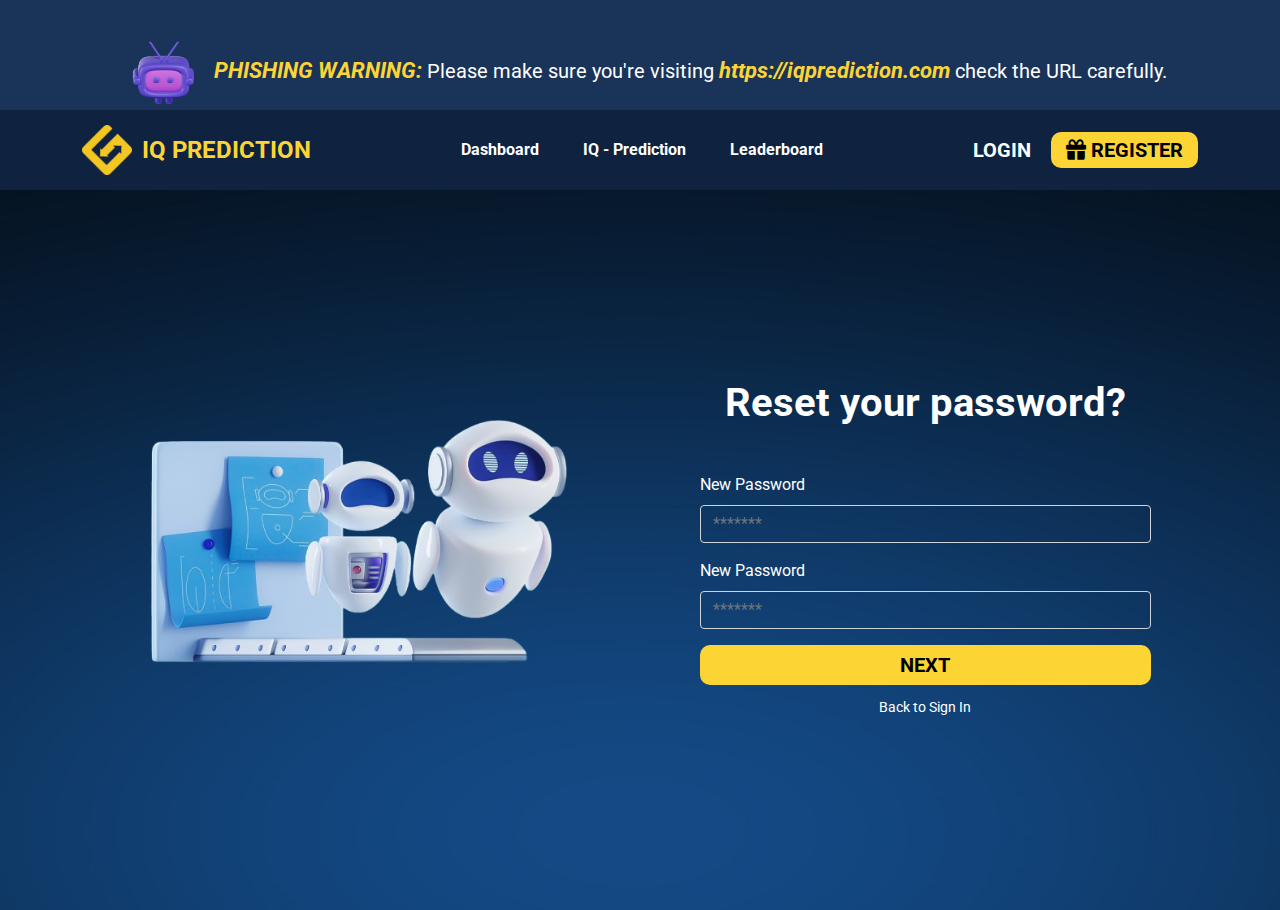
<file: next-forgot.html>
<!DOCTYPE html>
<html lang="en">

<head>
    <meta charset="UTF-8">
    <meta http-equiv="X-UA-Compatible" content="IE=edge">
    <meta name="viewport" content="width=device-width, initial-scale=1.0">
    <meta name="description" content="">
    <meta name="keywords" content="">
    <meta name="author" content="">
    <meta name="viewport" content="width=device-width, initial-scale=1.0,maximum-scale=1">
    <meta property="og:image" content="">
    <meta property="og:image:alt" content="">

    <link rel="shortcut icon" type="image/x-icon" href="">

    <link rel="stylesheet" href="assets/css/bootstrap-5/css/bootstrap.css">
    <link rel="stylesheet" href="assets/css/index.css">
    <link rel="stylesheet" href="assets/css/fontawesome-6.1/css/all.min.css">
    <link rel='stylesheet' href="assets/css/wow.css">
    <title>DashBoard</title>
</head>

<body class="hidden-pc">
    <section class="topbar">
        <div class="container">
            <div class="box-topbar">
                <img src="./assets/img/logo/topbar.png" class="img-fluid" alt="">
                <p><span>PHISHING WARNING:</span> Please make sure you're visiting <a
                        href="https://iqprediction.com">https://iqprediction.com</a> check the URL carefully.</p>
            </div>
        </div>
    </section>

    <section class="header">
        <div class="container">
            <div class="box-header">
                <a href="./index.html" class="logo">
                    <img src="./assets/img/logo/header.png" class="img-fluid" alt="">
                    <p>IQ PREDICTION</p>
                </a>
                <div class="main-link">
                    <a href="./dashboard.html">Dashboard</a>
                    <a href="./iq-prediction.html">IQ - Prediction</a>
                    <a href="./leaderboard.html">Leaderboard</a>
                </div>
                <div class="account">
                    <a class="login" href="./login.html">LOGIN</a>
                    <a class="regis" href="./register.html"><i class="fa-solid fa-gift"></i> REGISTER</a>
                </div>
            </div>
        </div>
    </section>


    <section class="bg-login">
        <div class="container">
            <div class="row d-flex justify-content-center align-items-center">
                <div class="col-lg-5 col-md-6 col-12">
                    <img src="./assets/img/bn-login.png" class="img-fluid" alt="">
                </div>
                <div class="col-lg-5 offset-lg-1 col-md-6 col-12">
                    <div class="form-login">
                        <p class="title">Reset your password?</p>
                        <form class="box">
                            <div class="mb-3">
                                <label class="form-label">New Password</label>
                                <input type="password" placeholder="*******" class="form-control">
                            </div>
                            <div class="mb-3">
                                <label class="form-label">New Password</label>
                                <input type="password" placeholder="*******" class="form-control">
                            </div>
                            <a class="click-login" href="./login-success.html">NEXT</a>
                            <a href="./login.html" id="emailHelp" class="form-text text-white pt-2 d-block text-center">Back to Sign In</a>
                        </form>
                    </div>
                </div>
            </div>
        </div>
    </section>

    <script src="/assets/js/jquery.min.js"></script>
    <script src="/assets/js/wow.min.js"></script>
    <script src="/assets/css/bootstrap-5/js/bootstrap.bundle.min.js">
    </script>
    <script>
        new WOW().init();
    </script>
</body>

</html>
</file>
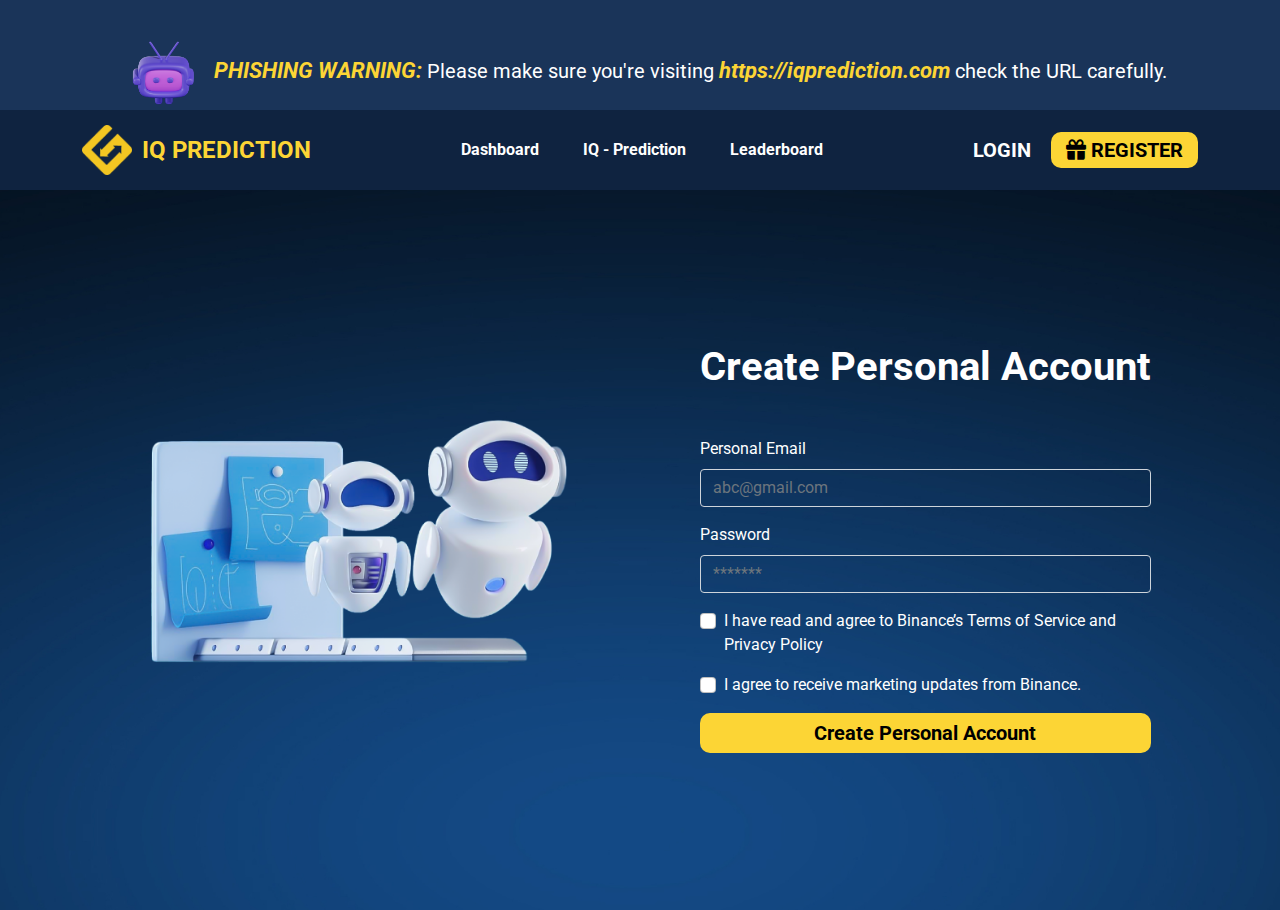
<file: register.html>
<!DOCTYPE html>
<html lang="en">

<head>
    <meta charset="UTF-8">
    <meta http-equiv="X-UA-Compatible" content="IE=edge">
    <meta name="viewport" content="width=device-width, initial-scale=1.0">
    <meta name="description" content="">
    <meta name="keywords" content="">
    <meta name="author" content="">
    <meta name="viewport" content="width=device-width, initial-scale=1.0,maximum-scale=1">
    <meta property="og:image" content="">
    <meta property="og:image:alt" content="">

    <link rel="shortcut icon" type="image/x-icon" href="">

    <link rel="stylesheet" href="assets/css/bootstrap-5/css/bootstrap.css">
    <link rel="stylesheet" href="assets/css/index.css">
    <link rel="stylesheet" href="assets/css/fontawesome-6.1/css/all.min.css">
    <link rel='stylesheet' href="assets/css/wow.css">
    <title>DashBoard</title>
</head>

<body>
    <section class="topbar">
        <div class="container">
            <div class="box-topbar">
                <img src="./assets/img/logo/topbar.png" class="img-fluid" alt="">
                <p><span>PHISHING WARNING:</span> Please make sure you're visiting <a
                        href="https://iqprediction.com">https://iqprediction.com</a> check the URL carefully.</p>
            </div>
        </div>
    </section>

    <section class="header">
        <div class="container">
            <div class="box-header">
                <a href="./index.html" class="logo">
                    <img src="./assets/img/logo/header.png" class="img-fluid" alt="">
                    <p>IQ PREDICTION</p>
                </a>
                <div class="main-link">
                    <a href="./dashboard.html">Dashboard</a>
                    <a href="./iq-prediction.html">IQ - Prediction</a>
                    <a href="./leaderboard.html">Leaderboard</a>
                </div>
                <div class="account">
                    <a class="login" href="./login.html">LOGIN</a>
                    <a class="regis" href="./register.html"><i class="fa-solid fa-gift"></i> REGISTER</a>
                </div>
            </div>
        </div>
    </section>


    <section class="bg-login">
        <div class="container">
            <div class="row d-flex justify-content-center align-items-center">
                <div class="col-lg-5 col-md-6 col-12">
                    <img src="./assets/img/bn-login.png" class="img-fluid" alt="">
                </div>
                <div class="col-lg-5 offset-lg-1 col-md-6 col-12">
                    <div class="form-login">
                        <p class="title">Create Personal Account</p>
                        <form class="box">
                            <div class="mb-3">
                                <label class="form-label">Personal Email</label>
                                <input type="email" class="form-control" placeholder="abc@gmail.com">
                            </div>
                            <div class="mb-3">
                                <label class="form-label">Password</label>
                                <input type="password" placeholder="*******" class="form-control">
                            </div>
                            <div class="mb-3 form-check">
                                <input type="checkbox" class="form-check-input" id="exampleCheck1">
                                <label class="form-check-label" for="exampleCheck1">I have read and agree to Binance’s
                                    Terms of Service and
                                    Privacy Policy </label>
                            </div>
                            <div class="mb-3 form-check">
                                <input type="checkbox" class="form-check-input" id="exampleCheck2">
                                <label class="form-check-label" for="exampleCheck2">I agree to receive marketing updates
                                    from Binance.</label>
                            </div>
                            <a class="click-login" href="./login.html">Create Personal Account</a>
                        </form>
                    </div>
                </div>
            </div>
        </div>
    </section>




    <script src="/assets/js/jquery.min.js"></script>
    <script src="/assets/js/wow.min.js"></script>
    <script src="/assets/css/bootstrap-5/js/bootstrap.bundle.min.js">
    </script>
    <script>
        new WOW().init();
    </script>
</body>

</html>
</file>
<file: assets/css/index.css>
@import url("https://fonts.googleapis.com/css2?family=Roboto:ital,wght@0,100;0,300;0,400;0,500;0,700;0,900;1,100;1,300;1,400;1,500;1,700;1,900&display=swap");
:root {
  --yellow: #fcd535;
}
* {
  margin: 0px;
  padding: 0px;
  box-sizing: border-box;
  color: white;
  font-family: "Roboto", sans-serif;
}
ul {
  list-style: none;
  margin: 0px;
  padding: 0px;
}
a {
  text-decoration: none;
}
p {
  margin-bottom: 0px;
}
@media (min-width: 1400px) {
  .container-main {
    max-width: 1100px;
  }
}
.row .col-lg-1,
.row .col-lg-2,
.row .col-lg-3,
.row .col-lg-4,
.row .col-lg-5,
.row .col-lg-6,
.row .col-lg-7,
.row .col-lg-8,
.row .col-lg-9,
.row .col-lg-10,
.row .col-lg-11,
.row .col-lg-12 {
  margin-bottom: 10px;
}
.form-select:focus,
.form-control:focus {
  box-shadow: none;
  border: 0;
}
/* mainlink */
.main-link a {
  padding: 0px 20px;
  color: white;
  font-weight: bold;
}
/* =========topbar=================== */
.topbar {
  padding: 20px 0px 10px;
  background-color: #1a3459;
  text-align: center;
}
.topbar .box-topbar {
  display: flex;
  justify-content: center;
  align-items: center;
  margin-bottom: -20px;
}
.topbar .box-topbar img {
  width: 100%;
  max-width: 100px;
}
.topbar .box-topbar p {
  font-size: 20px;
}
.topbar .box-topbar p span {
  color: var(--yellow);
  font-weight: bold;
  font-style: italic;
  font-size: 22px;
}
.topbar .box-topbar p a {
  color: var(--yellow);
  font-weight: bold;
  font-style: italic;
  font-size: 22px;
}
/* ==============header================ */
.header {
  background-color: #0f2340;
  padding: 15px 0px;
}
.header .box-header {
  display: flex;
  align-items: center;
  justify-content: space-between;
}
.header .box-header .logo {
  display: flex;
  align-items: center;
}
.header .box-header .logo img {
  width: 100%;
  max-width: 50px;
}
.header .box-header .logo p {
  font-size: 24px;
  color: var(--yellow);
  font-weight: bold;
  padding-left: 10px;
}
.header .box-header .account {
  display: flex;
  align-items: center;
  font-size: 20px;
}
.header .box-header .account .login {
  padding-right: 20px;
  color: white;
  font-weight: bold;
  transition: 0.5s;
}
.header .box-header .account .login:hover {
  color: var(--yellow);
}
.header .box-header .account .regis {
  color: black;
  font-weight: bold;
  background-color: var(--yellow);
  border-radius: 10px;
  padding: 3px 15px;
  transition: 0.5s;
}
.header .box-header .account .regis:hover {
  background-color: #e8a711;
}
.header .box-header .account .regis i {
  color: black;
}

/* =============main===================== */
.main {
  background: url(../img/bg-main.png) no-repeat;
  background-size: cover;
}
.main .main-top {
  background-color: rgba(11, 26, 48, 0.8);
  padding: 15px 0px;
}
.main .main-top .box-main {
  display: flex;
  align-items: center;
}
.main .main-top .box-main img {
  width: 100%;
  max-width: 80px;
}
.main .main-top .box-main p {
  font-size: 44px;
  color: var(--yellow);
  font-weight: bold;
  padding-left: 10px;
}

.main .main-bottom {
  padding: 30px 0px 50px;
}
.main .main-bottom .order-by label {
  color: var(--yellow);
  font-size: 14px;
  font-weight: bold;
  margin-bottom: 5px;
}
.main .main-bottom .order-by .form-select {
  background-color: #8392a2;
  border: 0;
  color: var(--yellow);
  border-radius: 20px;
}
.main .main-bottom .order-by .input-group .form-control {
  background-color: #8392a2;
  border: 0;
  color: var(--yellow);
  border-radius: 20px;
}
.main .main-bottom .order-by .input-group .form-control::placeholder {
  color: var(--yellow);
}

.rank {
  margin: 30px 0px;
}
.rank .box-gold {
  background-color: #142e4a;
  padding: 20px;
  border-radius: 10px;
  box-shadow: #142e4a57 0px 2px 8px 0px;
  position: relative;
}
.rank .box-gold .clippath {
  clip-path: polygon(64% 0, 100% 0%, 0 100%, 0 64%);
  position: absolute;
  top: 0px;
  left: 0px;
  width: 100px;
  height: 100px;
  background-color: #e8a711;
}
.rank .box-gold .title {
  display: flex;
  align-items: center;
  position: relative;
  padding: 0px 40px;
}
.rank .box-gold .title img {
  width: 100%;
  max-width: 80px;
  margin-left: 25px;
}
.rank .box-gold .title p {
  color: #1fc7d4;
  font-size: 18px;
  padding-left: 20px;
}
.rank .box-gold .content {
  padding: 10px 0px;
  font-size: 15px;
}
.rank .box-gold .content .left {
  font-size: 14px;
}
.rank .box-gold .content .right {
  color: var(--yellow);
  font-weight: bold;
  font-size: 15px;
}
.rank .box-gold .content .right span {
  text-align: right;
  color: white;
  display: block;
  font-size: 13px;
}
.rank .box-gold .content .net-color {
  color: #0ecb81;
}

/* =================box-silver=============== */
.rank .box-silver {
  background-color: #142e4a;
  padding: 20px;
  border-radius: 10px;
  box-shadow: #142e4a57 0px 2px 8px 0px;
  position: relative;
}
.rank .box-silver .clippath {
  clip-path: polygon(64% 0, 100% 0%, 0 100%, 0 64%);
  position: absolute;
  top: 0px;
  left: 0px;
  width: 100px;
  height: 100px;
  background-color: white;
}
.rank .box-silver .title {
  display: flex;
  align-items: center;
  position: relative;
  padding: 0px 40px;
}
.rank .box-silver .title img {
  width: 100%;
  max-width: 80px;
  margin-left: 25px;
}
.rank .box-silver .title p {
  color: #1fc7d4;
  font-size: 18px;
  padding-left: 20px;
}
.rank .box-silver .content {
  padding: 10px 0px;
  font-size: 15px;
}
.rank .box-silver .content .left {
  font-size: 14px;
}
.rank .box-silver .content .right {
  color: var(--yellow);
  font-weight: bold;
  font-size: 15px;
}
.rank .box-silver .content .right span {
  text-align: right;
  color: white;
  display: block;
  font-size: 13px;
}
.rank .box-silver .content .net-color {
  color: #0ecb81;
}
/* =================box-cu=============== */
.rank .box-cu {
  background-color: #142e4a;
  padding: 20px;
  border-radius: 10px;
  box-shadow: #142e4a57 0px 2px 8px 0px;
  position: relative;
}
.rank .box-cu .clippath {
  clip-path: polygon(64% 0, 100% 0%, 0 100%, 0 64%);
  position: absolute;
  top: 0px;
  left: 0px;
  width: 100px;
  height: 100px;
  background-color: #644100;
}
.rank .box-cu .title {
  display: flex;
  align-items: center;
  position: relative;
  padding: 0px 40px;
}
.rank .box-cu .title img {
  width: 100%;
  max-width: 80px;
  margin-left: 25px;
}
.rank .box-cu .title p {
  color: #1fc7d4;
  font-size: 18px;
  padding-left: 20px;
}
.rank .box-cu .content {
  padding: 10px 0px;
  font-size: 15px;
}
.rank .box-cu .content .left {
  font-size: 14px;
}
.rank .box-cu .content .right {
  color: var(--yellow);
  font-weight: bold;
  font-size: 15px;
}
.rank .box-cu .content .right span {
  text-align: right;
  color: white;
  display: block;
  font-size: 13px;
}
.rank .box-cu .content .net-color {
  color: #0ecb81;
}
/* =======================table================ */

.table-history::-webkit-scrollbar {
  width: 10px;
  height: 10px;
}

.table-history::-webkit-scrollbar-track {
  background: #888;
}

.table-history::-webkit-scrollbar-thumb {
  background: var(--yellow);
  border-radius: 40px;
}

.table-history::-webkit-scrollbar-thumb:hover {
  background: #e8a711;
}
.table-history {
  background-color: #142e4a;
  padding: 10px;
  border-radius: 10px;
  height: 297px;
  overflow: auto;
}

.table-history .table {
  border-radius: 20px;
  margin-bottom: 0px;
  padding: 10px;
}
.table-history .table tbody tr:last-child {
  border-bottom: 0px solid #142e4a;
}
.table-history .table thead tr th {
  color: var(--yellow);
}
.table-history .table thead tr {
  border-bottom: 2px solid white;
}
.table-history .table tbody tr {
  vertical-align: middle;
}
.table-history .table tbody tr th {
  color: var(--yellow);
}
.table-history .table tbody td .right {
  color: #0ecb81;
  font-weight: bold;
  font-size: 15px;
}
.table-history .table tbody td .right span {
  color: white;
  font-size: 13px;
}
.table-history .table tbody td .right.red-color {
  color: red;
}

/* ====================================
================DASH BOARD================
-=========================================== */
.bg-dash {
  padding: 50px 0px;
  background-image: url("../img/bg-dash.png"), linear-gradient(#142e4a, #142e4a);
}
.bg-dash .title {
  font-size: 35px;
  font-weight: bold;
}
.bg-dash a {
  text-decoration: underline;
  color: white;
  font-size: 14px;
  padding-top: 10px;
  display: block;
}
.main-dash {
  padding: 30px 0px;
  background: url(../img/bg-main.png) no-repeat;
  background-size: cover;
}
.main-dash .nav-pills .nav-item .nav-link {
  background-color: #1f2c3b;
  border-radius: 20px;
  color: white;
  text-decoration: none;
  margin: 0px 10px;
  padding: 10px 30px;
}
.main-dash .nav-pills .nav-item .nav-link.active {
  background-color: var(--yellow);
  color: black;
}
.main-dash .tab-content .box-content {
  background-color: #142e4a;
  padding: 30px;
  border-radius: 10px;
  margin-top: 30px;
}
.main-dash .tab-content .box-content .name {
  font-size: 14px;
}
.main-dash .tab-content .box-content .price {
  font-size: 32px;
  font-weight: bold;
}
.main-dash .tab-content .box-content .value {
  font-size: 17px;
  color: #0ecb81;
}
.main-dash .tab-content .noti {
  padding: 20px 0px;
}
.main-dash .tab-content .noti p {
  font-size: 13px;
}
.main-dash .tab-content .noti.bg-noti {
  background-color: #d9d9d9;
  padding: 0px;
  border-radius: 10px;
}
.main-dash .tab-content .noti.bg-noti p {
  color: black;
}
/* ====================================
================LOGIN================
-=========================================== */
.bg-login {
  padding: 30px 0px;
  background: url(../img/bg-main.png) no-repeat;
  background-size: cover;
  height: 80vh;
  display: flex;
  justify-content: center;
  align-items: center;
}
.bg-login .form-login .title {
  font-size: 40px;
  font-weight: bold;
  text-align: center;
}
.bg-login .form-login .box {
  padding-top: 40px;
}
.bg-login .form-login .box .form-control {
  background-color: transparent;
  color: white;
}
.bg-login .form-select:focus,
.bg-login .form-control:focus {
  box-shadow: none;
  border: 1px solid white;
}
.bg-login .form-login .box .click-login {
  display: block;
  padding: 5px 0px;
  background-color: var(--yellow);
  color: black;
  text-decoration: none;
  font-size: 20px;
  font-weight: bold;
  text-align: center;
  border-radius: 10px;
  transition: ease-in 0.2s;
}
.bg-login .form-login .box .click-login:hover {
  background-color: #e8a711;
}

/* ====================================
================INDEX================
-=========================================== */
.bg-index {
  padding: 30px 0px;
  background: url(../img/bg-index.png) no-repeat;
  background-size: cover;
  height: 100vh;
  background-position-y: -300px;
}
.bg-index .title {
  font-size: 40px;
  font-weight: bold;
}
.bg-index .click-login {
  padding: 5px 0px;
  background-color: var(--yellow);
  color: black;
  text-decoration: none;
  font-size: 20px;
  font-weight: bold;
  text-align: center;
  border-radius: 10px;
  transition: ease-in 0.2s;
  width: 100%;
  max-width: 300px;
  display: block;
  margin-top: 30px;
}
.bg-index .click-login:hover {
  background-color: #e8a711;
}

/* ====================================
================IQ PREDICTION================
-=========================================== */
.main-pre {
  padding: 30px 0px;
  background: url(../img/bg-main.png) no-repeat;
  background-size: cover;
}
.main-pre .box-logo {
  text-align: center;
}
.main-pre .box-logo img {
  width: 100%;
  max-width: 100px;
}
.main-pre .box-logo p {
  font-size: 25px;
  color: var(--yellow);
  font-weight: bold;
  padding-top: 5px;
}
.main-pre .intro-slider .intro-card {
  margin: 10px 4px;
}
.main-pre .intro-slider .intro-card.opa{
  opacity: 0.7;
}
.main-pre .intro-slider .intro-card.card-live {
  margin: 0px 4px;
}
.main-pre .intro-slider .intro-card.card-live .content .bottom {
  margin-bottom: 20px;
}
.main-pre .intro-slider .intro-card .title {
  background-color: var(--yellow);
  display: flex;
  justify-content: space-between;
  align-items: center;
  padding: 4px 20px;
  border-radius: 20px 20px 0px 0px;
}
.main-pre .intro-slider .intro-card .title p {
  color: black;
  font-weight: bold;
  font-size: 15px;
  padding-top: 2px;
}
.main-pre .intro-slider .intro-card .title p:nth-child(2) {
  font-size: 12px;
}

.main-pre .intro-slider .intro-card .content {
  background-color: #141414;
  padding: 10px 20px;
  border-radius: 0px 0px 10px 10px;
}
.main-pre .intro-slider .intro-card .bg-height{
  min-height: 380px;
}
.main-pre .intro-slider .intro-card .content {
  background-color: #12273f;
}
.main-pre .intro-slider .intro-card .content .top {
  background: url(../img/up-grey.png) no-repeat;
  text-align: center;
  padding: 5px 0px;
  background-size: 85% 100%;
  background-position: center;
}
.main-pre .intro-slider .intro-card .content .top.bg-top {
  background: url(../img/up-green.png) no-repeat;
  text-align: center;
  padding: 5px 0px;
  background-size: 85% 100%;
  background-position: center;
}
.main-pre .intro-slider .intro-card .content .top p:nth-child(1) {
  color: #0ecb81;
  font-size: 22px;
  font-weight: bold;
}
.main-pre .intro-slider .intro-card .content .top p:nth-child(2) {
  font-size: 16px;
  font-weight: bold;
}

.main-pre .intro-slider .intro-card .content .midle {
  border: 2px solid #189f6a;
  border-radius: 10px;
  padding: 10px 10px 10px 10px;
  background-color: #141414;
}
.main-pre .intro-slider .intro-card .content .midle.border-red {
  border: 2px solid #db1932;
}
.main-pre .intro-slider .intro-card .content .midle .title-box {
  font-size: 13px;
  font-weight: bold;
  padding: 10px;
}
.main-pre .intro-slider .intro-card .content .midle .box-left .price-box {
  font-size: 22px;
  font-weight: bold;
  color: #db1932;
  margin-bottom: 10px;
}
.main-pre .intro-slider .intro-card .content .midle .box-left input {
  width: 100%;
  padding: 10px 10px 0px;
  background: transparent;
  box-shadow: none;
  outline: none;
  border: 0;
  margin-bottom: 0px;
  padding-bottom: 0px;
  height: 100%;
  font-size: 20px;
}
.main-pre
  .intro-slider
  .intro-card
  .content
  .midle
  .box-left
  .price-box.price-up {
  font-size: 22px;
  font-weight: bold;
  color: #189f6a;
  margin-bottom: 10px;
}
.main-pre .intro-slider .intro-card .content .midle .box-left .price-box i {
  font-size: 22px;
  font-weight: bold;
  color: #db1932;
  margin-top: -5px;
}
.main-pre
  .intro-slider
  .intro-card
  .content
  .midle
  .box-left
  .price-box.price-up
  i {
  font-size: 22px;
  font-weight: bold;
  color: #189f6a;
  margin-top: -5px;
}
.main-pre .intro-slider .intro-card .content .midle .box-left .value-box {
  font-size: 14px;
  padding: 10px 0px 10px 0px;
}
.main-pre .intro-slider .intro-card .content .midle .box-left .pool-box {
  font-size: 14px;
  font-weight: bold;
} 
.main-pre .intro-slider .intro-card .content .midle .box-left .pool-box-entry {
  font-size: 14px;
  font-weight: bold;
  text-align: center;
} 
.main-pre .intro-slider .intro-card .content .midle .box-left .start{
  font-size: 22px;
  font-weight: bold;
  text-align: center;
}
.main-pre .intro-slider .intro-card .content .midle .box-right {
  text-align: right;
}
.main-pre .intro-slider .intro-card .content .midle .box-right .price-box {
  background-color: #db1932;
  padding: 5px 10px 5px 0px;
  border-radius: 10px;
  margin: 0px 0px 15px 0px;
  font-size: 18px;
}
.main-pre
  .intro-slider
  .intro-card
  .content
  .midle
  .box-right
  .price-box.price-up {
  background-color: #189f6a;
}
.main-pre .intro-slider .intro-card .content .midle .box-right .price-box i {
  font-size: 18px;
  font-weight: bold;
}
.main-pre .intro-slider .intro-card .content .midle .box-right .value-box {
  font-size: 15px;
  padding: 10px 0px 10px 0px;
}
.main-pre .intro-slider .intro-card .content .midle .box-right .pool-box {
  font-weight: bold;
}
.main-pre .intro-slider .intro-card .content .midle .en-up {
  display: block;
  padding: 8px;
  background-color: #189f6a;
  text-align: center;
  color: white;
  font-weight: bold;
  font-size: 16px;
  margin: 4px auto;
  width: 80%;
  border-radius: 10px;
}
.main-pre .intro-slider .intro-card .content .midle .en-down {
  display: block;
  padding: 8px;
  background-color: #db1932;
  text-align: center;
  color: white;
  font-weight: bold;
  font-size: 16px;
  margin: 2px auto;
  width: 80%;
  border-radius: 10px;
}

.main-pre .intro-slider .intro-card .content .bottom {
  background: url(../img/down-red.png) no-repeat;
  text-align: center;
  padding: 5px 0px;
  background-size: 85% 100%;
  background-position: center;
}
.main-pre .intro-slider .intro-card .content .bottom.bg-bottom {
  background: url(../img/down-grey.png) no-repeat;
  text-align: center;
  padding: 5px 0px;
  background-size: 85% 100%;
  background-position: center;
}
.main-pre .intro-slider .intro-card .content .bottom p:nth-child(2) {
  font-size: 22px;
  font-weight: bold;
}
.main-pre .intro-slider .intro-card .content .bottom p:nth-child(1) {
  font-size: 16px;
  font-weight: bold;
}

.pro-custom {
  background-color: #353535;
  border-radius: 0px;
  height: 10px;
}
.pro-custom .progress-bar {
  background-color: white;
}

.main-pre .btc-title {
  display: flex;
  align-items: flex-end;
  justify-content: space-between;
}
.main-pre .btc-title .box {
  display: flex;
  align-items: center;
  margin: 10px 0px 20px;
}
.main-pre .btc-title .box p {
  padding-left: 10px;
  font-size: 18px;
  font-weight: bold;
  color: black;
  background-color: var(--yellow);
  padding: 2px 20px 2px 30px;
  margin-left: -20px;
  border-radius: 0px 10px 10px 0px;
}
.main-pre .btc-title .box img {
  width: 100%;
  max-width: 50px;
  position: relative;
}
.main-pre .btc-title .box-arrow {
  display: flex;
  align-items: center;
  margin: 10px 0px 20px 15px;
}
.main-pre .btc-title .box-arrow i {
  font-size: 25px;
  color: black;
  background-color: var(--yellow);
  border-radius: 10px;
  padding: 0px 20px;
  margin: 0px -20px 0px -20px;
}
.main-pre .btc-title .box-arrow img {
  width: 100%;
  max-width: 100px;
  position: relative;
}
.main-pre .btc-title .box-right {
  display: flex;
  align-items: center;
}
.main-pre .btc-title .box-right .box-end {
  display: flex;
  align-items: center;
  margin: 10px 0px 20px;
}
.main-pre .btc-title .box-right .box-end p {
  padding-left: 10px;
  font-size: 18px;
  font-weight: bold;
  color: black;
  background-color: var(--yellow);
  padding: 2px 30px 2px 20px;
  margin-right: -20px;
  border-radius: 10px 0px 0px 10px;
}
.main-pre .btc-title .box-right .box-end p span {
  font-size: 14px;
  color: black;
  padding-left: 5px;
}
.main-pre .btc-title .box-right .box-end img {
  width: 100%;
  max-width: 60px;
  position: relative;
  margin-top: -15px;
}
.main-pre .btc-title .box-right .box-speed {
  display: flex;
  align-items: center;
  margin-bottom: 15px;
}
.main-pre .btc-title .box-right .box-speed img {
  margin: 0px 4px;
  background-color: var(--yellow);
  border-radius: 10px;
  padding: 8px;
  width: 100%;
  max-width: 50px;
}
.main-pre .btc-title .box-right .box-speed img.speed {
  background-color: #141414;
  border: 1px solid var(--yellow);
}

.main-pre .chart {
  background-color: #34385a;
}

.off-custom {
  overflow: auto;
}
.off-custom .box-canvas {
  background-color: #2f3e50;
}
.off-custom::-webkit-scrollbar {
  width: 10px;
}

.off-custom::-webkit-scrollbar-track {
  background: #888;
}

.off-custom::-webkit-scrollbar-thumb {
  background: var(--yellow);
  border-radius: 40px;
}

.off-custom::-webkit-scrollbar-thumb:hover {
  background: #e8a711;
}

.off-custom .box-canvas .offcanvas-header .btn-close {
  filter: invert(1);
}
.off-custom .box-canvas .nav {
  display: flex;
  justify-content: center;
}
.off-custom .box-canvas .nav .nav-item {
  width: 50%;
  margin: auto;
  background-color: #25303e;
  border-radius: 20px 0px 0px 20px;
}
.off-custom .box-canvas .nav .nav-item:nth-child(2) {
  width: 50%;
  margin: auto;
  background-color: #25303e;
  border-radius: 0px 20px 20px 0px;
}
.off-custom .box-canvas .nav .nav-item .nav-link {
  width: 100%;
  background-color: #25303e;
  color: white;
  border: 1px solid transparent;
}
.off-custom .box-canvas .nav .nav-item .nav-link.active {
  width: 100%;
  background-color: #304053;
  color: white;
  border: 1px solid rgba(255, 255, 255, 0.137);
  border-radius: 20px;
}
.off-custom .box-canvas .nav {
  border-radius: 20px;
  overflow: hidden;
}

.check-radio {
  display: flex;
  align-items: center;
  justify-content: space-evenly;
  margin: 10px 0px 20px;
}
.check-radio .form-check-input:checked {
  background-color: #189f6a;
  border-color: #189f6a;
  box-shadow: none;
}
.main-pre .tab-content {
  background-color: #0d2138;
  margin: 0px -1rem !important ;
  padding: 10px;
}
.main-pre .tab-content .title-main {
  text-align: center;
  font-size: 20px;
}
.main-pre .tab-content .box-his {
  border: 2px solid #6b6b6b;
  border-radius: 10px;
  padding: 10px;
  margin-top: 20px;
}
.main-pre .tab-content .box-his .d-flex {
  margin-bottom: 10px;
}
.main-pre .tab-content .box-his .d-flex .price-box {
  background-color: #189f6a;
  border-radius: 10px;
  padding: 3px 20px;
}

.main-pre .tab-content .box-round-his {
  border: 2px solid #db1932;
  border-radius: 10px;
  padding: 10px;
  margin-top: 20px;
}
.main-pre .tab-content .box-round-his .d-flex {
  margin-bottom: 10px;
}
.main-pre .tab-content .box-round-his .d-flex .price-box {
  background-color: #db1932;
  border-radius: 10px;
  padding: 3px 20px;
}
.intro-coin{
  position: relative;
  margin-top: 50px;
}
.intro-coin .prev-coin{
  position: absolute;
  top: 35%;
  left: -80px;
}
.intro-coin .prev-coin i {
  font-size: 25px;
  font-weight: bold;
  background-color: #293543;
  padding: 4px 30px;
  border-radius: 10px;
}
.intro-coin .next-coin{
  position: absolute;
  top: 35%;
  right: -70px;
}
.intro-coin .next-coin i {
  font-size: 25px;
  font-weight: bold;
  background-color: #293543;
  padding: 4px 30px;
  border-radius: 10px;
}
.intro-coin .swiper-coin .swiper-wrapper{
  padding: 10px 0px;
}
.intro-coin .swiper-coin .swiper-slide img {
  width: 100%;
  max-width: 50px;
  transition: .5s;
  position: relative;
  cursor: pointer;
}
.intro-coin .swiper-coin .swiper-slide img:hover{
  transform: translateY(-10px);
}
.hidden-pc{
  overflow: hidden;
}
.modal-popup .modal-body h3{
  color: black;
}
.modal-popup .modal-content{
  border-radius: 20px;
  overflow: hidden;
}
.modal-popup .modal-body p{
  color: black;
}
.modal-popup .modal-header{
  background: linear-gradient(139.73deg,#e5fdff,#f3efff);
} 
.modal-popup .modal-header h5{
  color: black;
  font-size: 25px;
  font-weight: bold;
}
.modal-popup .modal-body .form-check label{
  color: black;
}
.swiper-slide{
  position: relative;
  width: 100%;
  height: 100%;
}




/* custom front----back animation =============================== */
.card {
  width: 100%;
  perspective: 100rem;
  position: relative;
  background-color: transparent;
  border: 1px solid transparent;
  cursor: pointer;
}
.card__side {
	 transition: all 700ms ease;
	 backface-visibility: hidden;
   background-color: transparent;
}
 .card__side--front {
  color: #000;
  position:absolute;
  
}
 .card__side--back {
	 transform: rotateY(180deg);
   position: relative;
}
 /* .card:hover .card__side--front {
	 transform: rotateY(-180deg);
}
 .card:hover .card__side--back {
	 transform: rotateY(0);
} */
/* custom front----back animation =============================== */




/*=============== progess crilcle======================== */
.progress-cricle {
  width: 100px;
  height: 100px;
  font-size: 13px;
  color: #fff;
  border-radius: 50%;
  overflow: hidden;
  position: relative;
  background: #07070c;
  text-align: center;
  margin: 20px;
}

.progress-cricle .title {
  position: relative;
  z-index: 100;
  top: 16px;
}

.progress-cricle .overlay {
  width: 50%;
  height: 100%;
  position: absolute;
  top: 0;
  left: 0;
  z-index: 1;
  background-color: #07070c;
}

.progress-cricle .left,
.progress-cricle .right {
  width: 50%;
  height: 100%;
  position: absolute;
  top: 0;
  left: 0;
  border: 10px solid var(--yellow);
  border-radius: 100px 0px 0px 100px;
  border-right: 0;
  transform-origin: right;
}

.progress-cricle .left {
  animation: load1 1s linear forwards;
}

.progress-cricle:nth-of-type(2) .right,
.progress-cricle:nth-of-type(3) .right {
  animation: load2 0.5s linear forwards 1s;
}

.progress-cricle:last-of-type .right,
.progress-cricle:first-of-type .right {
  animation: load3 0.8s linear forwards 1s;
}

@keyframes load1 {
  0% {
    transform: rotate(0deg);
  }

  100% {
    transform: rotate(180deg);
  }
}

@keyframes load2 {
  0% {
    z-index: 100;
    transform: rotate(180deg);
  }

  100% {
    z-index: 100;
    transform: rotate(270deg);
  }
}

@keyframes load3 {
  0% {
    z-index: 100;
    transform: rotate(180deg);
  }

  100% {
    z-index: 100;
    transform: rotate(315deg);
  }
}

/* ====================================
================REPONSIVE================
-=========================================== */
@media (max-width: 600px) {
  .topbar .box-topbar {
    flex-direction: column;
  }

  .topbar {
    padding: 0px;
  }
  .topbar .box-topbar p {
    font-size: 15px;
    padding-bottom: 30px;
  }
  .topbar .box-topbar p span,
  .topbar .box-topbar p a {
    font-size: 16px;
  }
  .header {
    height: 140px;
  }
  .header .box-header {
    position: relative;
  }
  .header .box-header .logo {
    flex-direction: column;
  }
  .header .box-header .main-link {
    position: absolute;
    top: 82px;
    transform: translate(-45%);
    left: 50%;
    width: 100%;
  }
  .main-link a {
    padding: 0px 10px;
  }
  .header .box-header .logo img {
    max-width: 30px;
    padding-bottom: 5px;
  }
  .header .box-header .logo p {
    font-size: 15px;
  }
  .bg-index .title {
    font-size: 27px;
  }
  .bg-index {
    background: url(../img/bg-main.png) no-repeat;
  }
  .main-dash .nav-pills .nav-item{
    margin-bottom: 10px;
  }
  .hidden-pc{
    overflow: auto;
  }
  .bg-login{
    height: 100%;
    padding-bottom: 50px;
  }
  .main-pre,
  .main-dash,
  .main .main-bottom{
    padding-bottom: 60px;
  }
  .main-pre .box-logo{
    display: none;
  }
  .main-pre .btc-title {
    display: flex;
    align-items: center;
    justify-content: space-between;
    flex-direction: column-reverse;
}
.intro-coin .prev-coin,
.intro-coin .next-coin{
  display: none;
}
}
</file>
